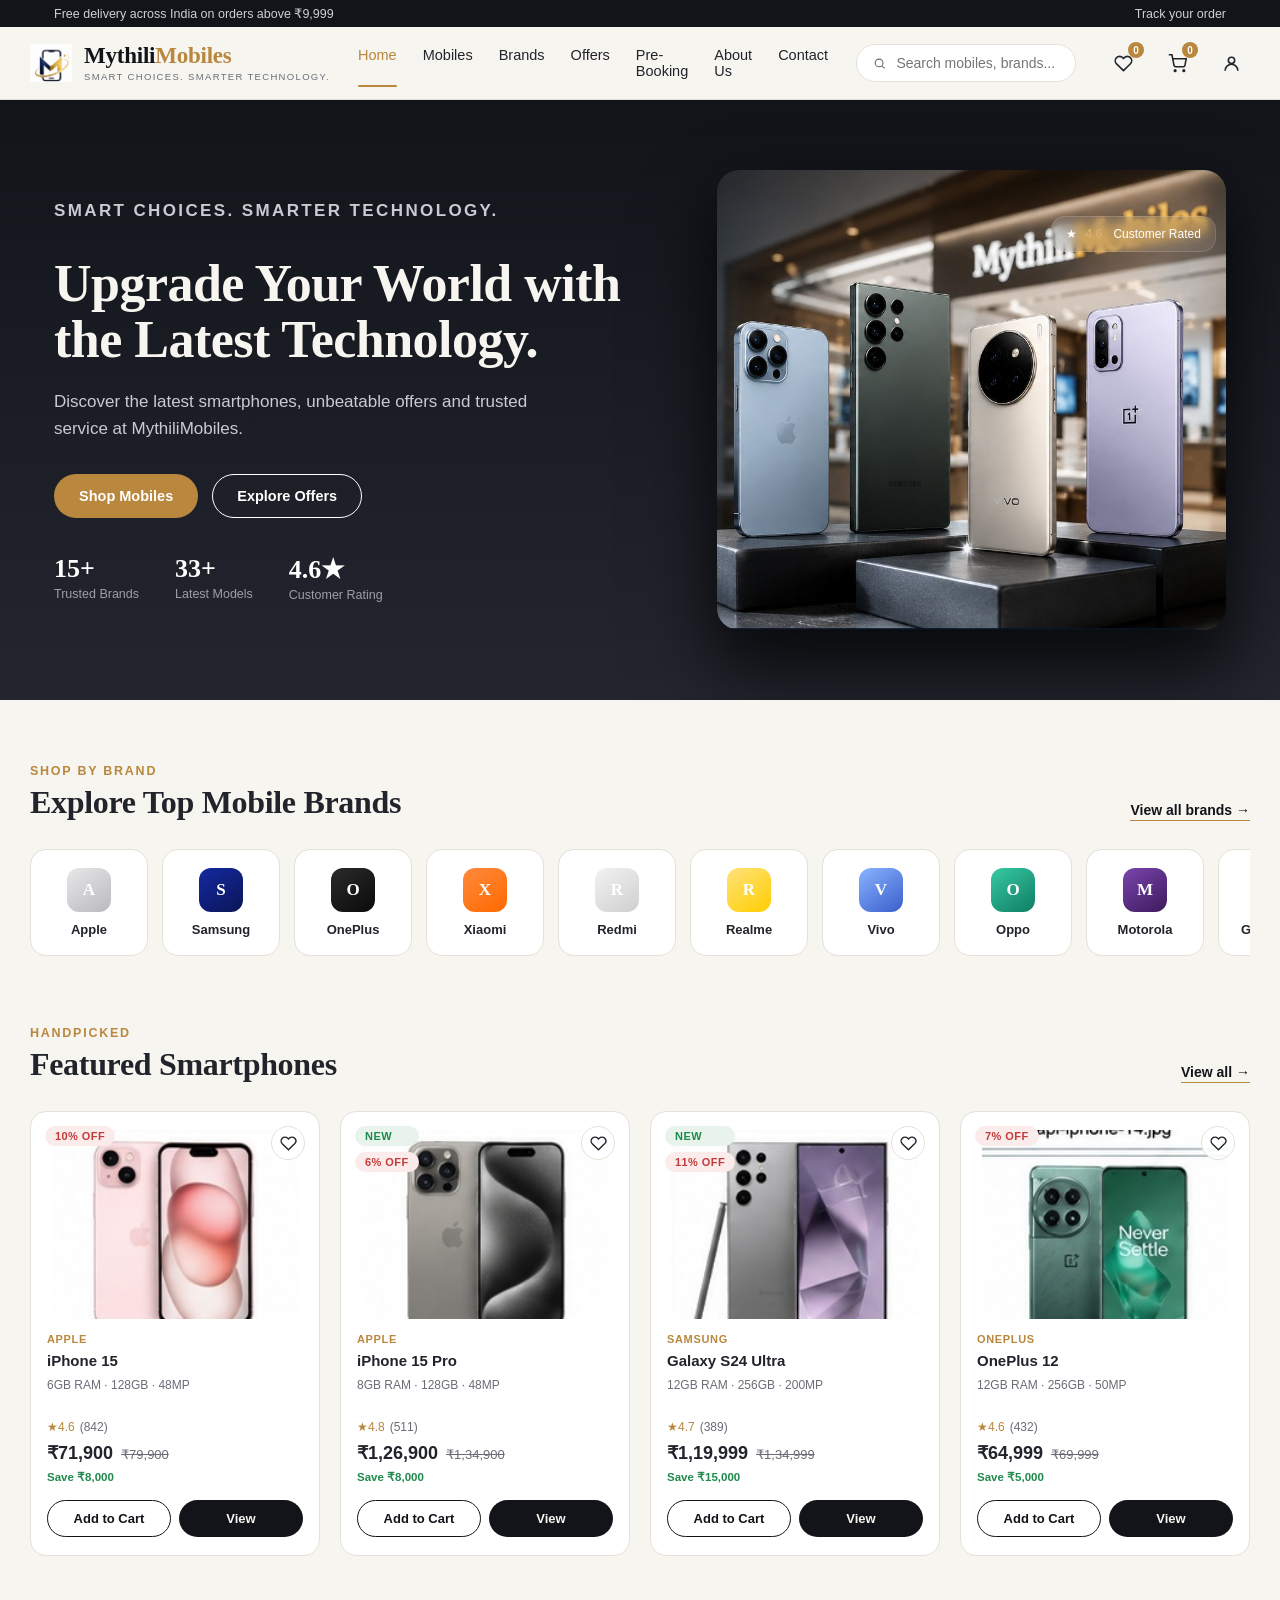
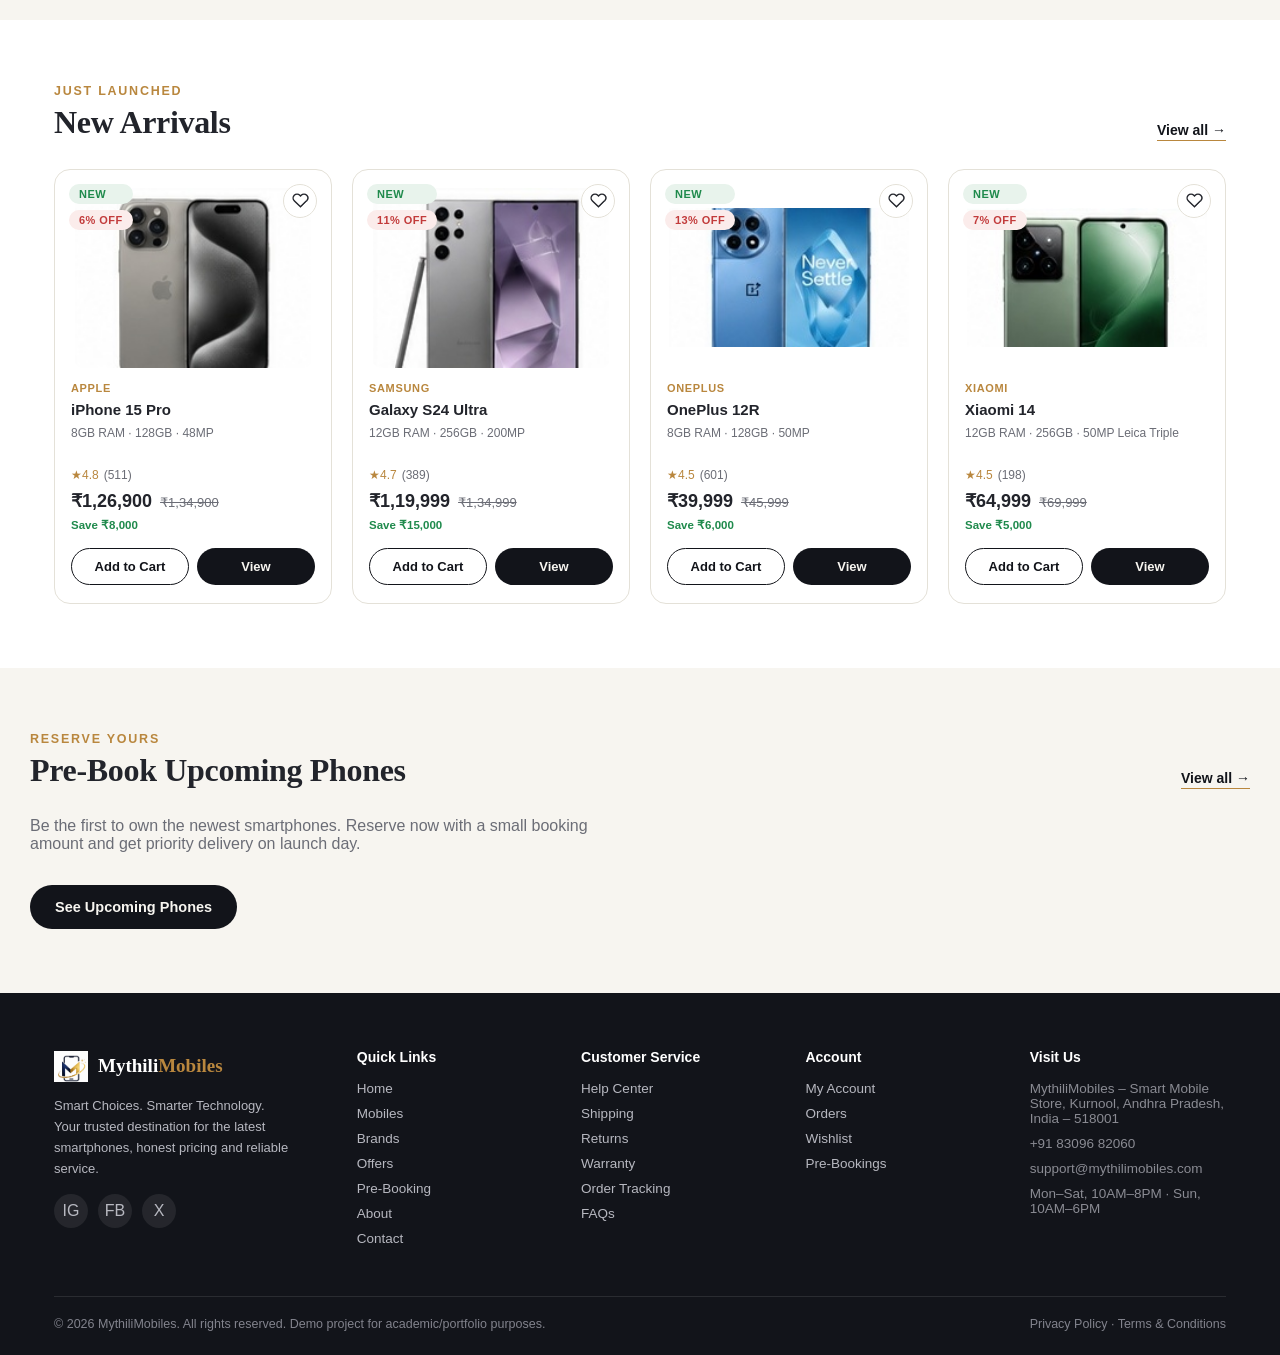
<file: index.html>
<!DOCTYPE html>
<html lang="en">
<head>
<meta charset="UTF-8">
<meta name="viewport" content="width=device-width, initial-scale=1.0">
<title>MythiliMobiles — Smartphones, Offers & Mobile Accessories</title>
<meta name="description" content="Shop the latest smartphones from Apple, Samsung, OnePlus and 12 more brands. Best prices, easy EMI, pre-booking and reliable delivery across India.">
<link rel="icon" href="data:,">
<link rel="stylesheet" href="css/style.css">
</head>
<body>
<header class="site-header" id="site-header"></header>

<section class="hero">
  <div class="container">
    <div>
      <p class="hero-eyebrow">Smart Choices. Smarter Technology.</p>
      <h1>Upgrade Your World with the Latest Technology.</h1>
      <p>Discover the latest smartphones, unbeatable offers and trusted service at MythiliMobiles.</p>
      <div class="hero-ctas">
        <a class="btn btn-gold" href="mobiles.html">Shop Mobiles</a>
        <a class="btn btn-outline" href="offers.html" style="border-color:#fff;color:#fff;">Explore Offers</a>
      </div>
      <div class="hero-stats">
        <div class="hero-stat"><b>15+</b><span>Trusted Brands</span></div>
        <div class="hero-stat"><b>33+</b><span>Latest Models</span></div>
        <div class="hero-stat"><b>4.6★</b><span>Customer Rating</span></div>
      </div>
    </div>
    <div class="hero-visual">
      <div class="hero-phone-wrap" id="hero-phone" style="width:100%;height:100%;"></div>
      <div class="hero-badge-float">★ <b>4.6</b>&nbsp;Customer Rated</div>
    </div>
  </div>
</section>

<section class="section container">
  <div class="section-head">
    <div><p class="section-eyebrow">Shop by Brand</p><h2 class="section-title">Explore Top Mobile Brands</h2></div>
    <a class="section-link" href="brands.html">View all brands →</a>
  </div>
  <div class="brand-strip" id="brand-strip"></div>
</section>

<section class="section container" style="padding-top:0;">
  <div class="section-head">
    <div><p class="section-eyebrow">Handpicked</p><h2 class="section-title">Featured Smartphones</h2></div>
    <a class="section-link" href="mobiles.html?featured=1">View all →</a>
  </div>
  <div class="product-grid" id="featured-grid"></div>
</section>

<section class="section" style="background:var(--paper);">
  <div class="container">
    <div class="section-head">
      <div><p class="section-eyebrow">Just Launched</p><h2 class="section-title">New Arrivals</h2></div>
      <a class="section-link" href="mobiles.html?new=1">View all →</a>
    </div>
    <div class="product-grid" id="new-arrivals-grid"></div>
  </div>
</section>

<section class="section container">
  <div class="section-head">
    <div><p class="section-eyebrow">Reserve Yours</p><h2 class="section-title">Pre-Book Upcoming Phones</h2></div>
    <a class="section-link" href="prebooking.html">View all →</a>
  </div>
  <p style="color:var(--text-dim);max-width:560px;">Be the first to own the newest smartphones. Reserve now with a small booking amount and get priority delivery on launch day.</p>
  <a class="btn btn-primary" href="prebooking.html" style="margin-top:16px;">See Upcoming Phones</a>
</section>

<footer id="site-footer"></footer>

<script src="js/data.js"></script>
<script src="js/main.js"></script>
<script src="js/pages.js"></script>
</body>
</html>
</file>
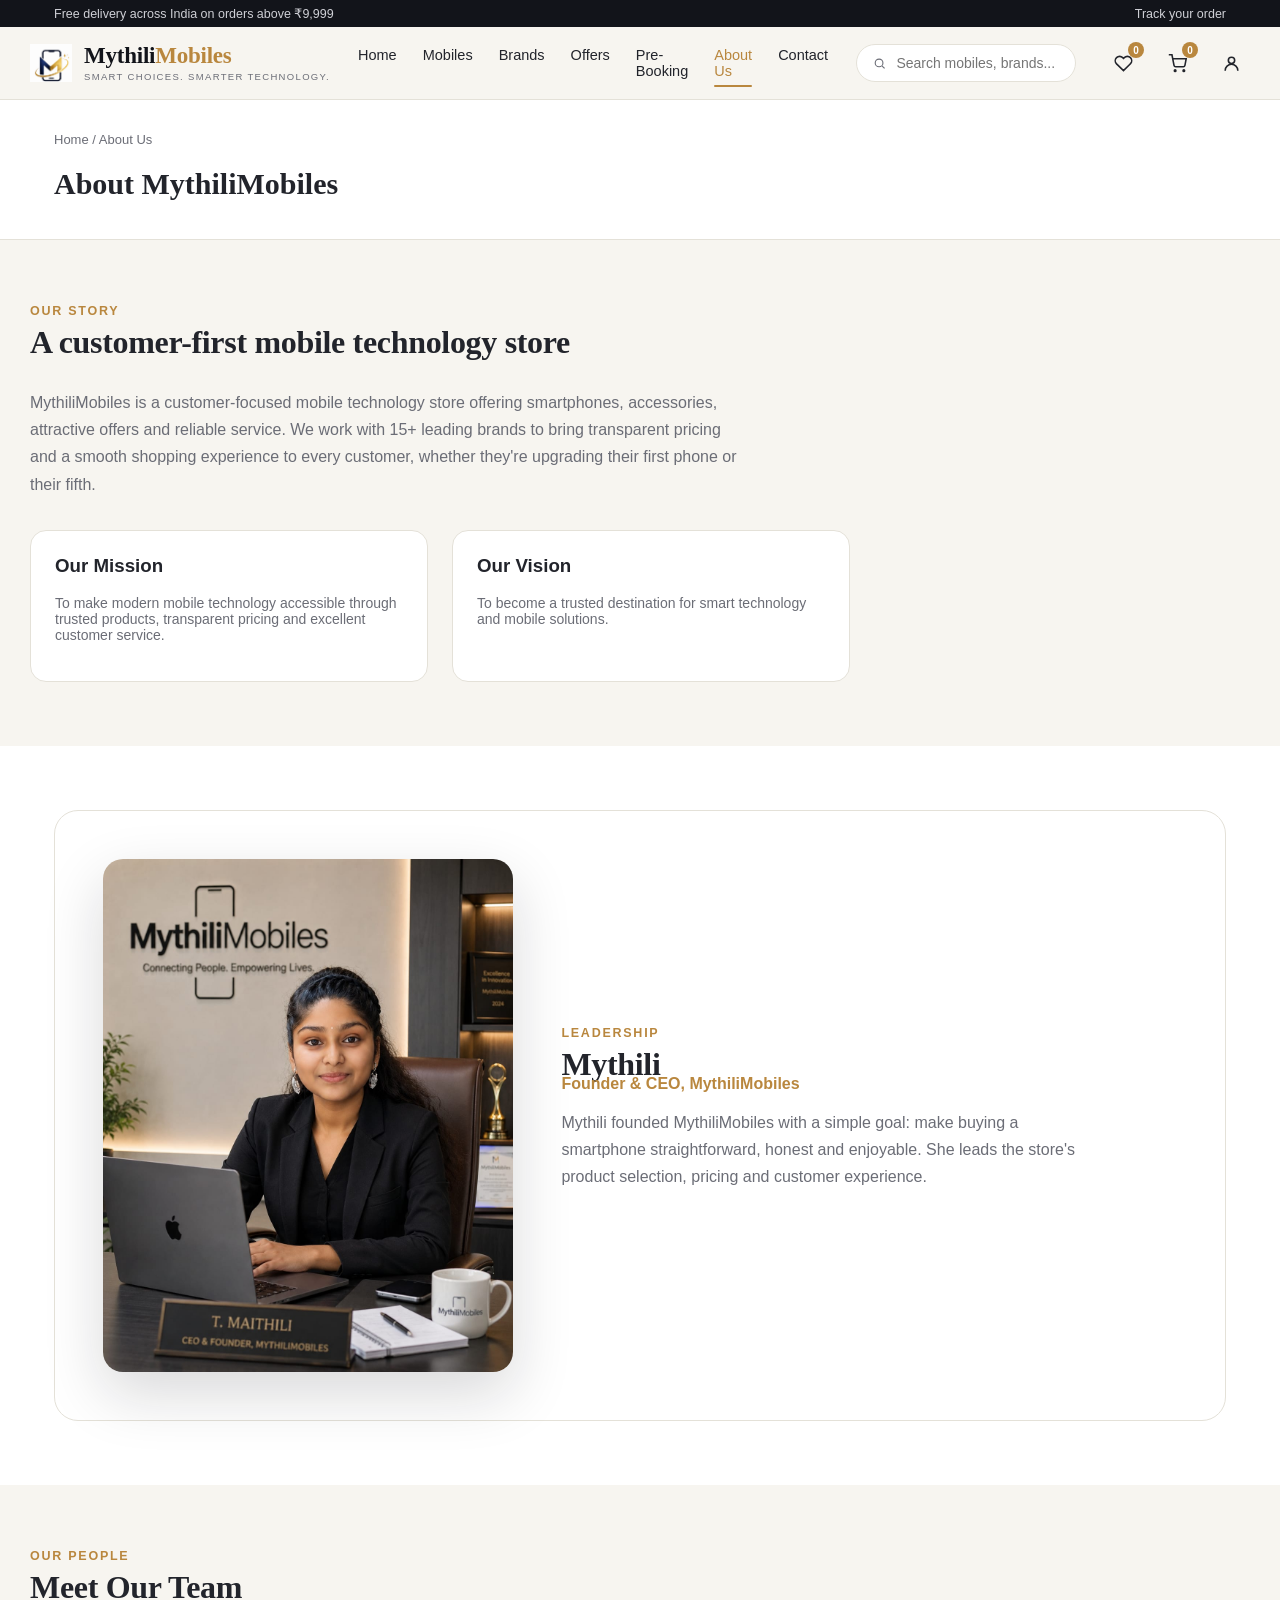
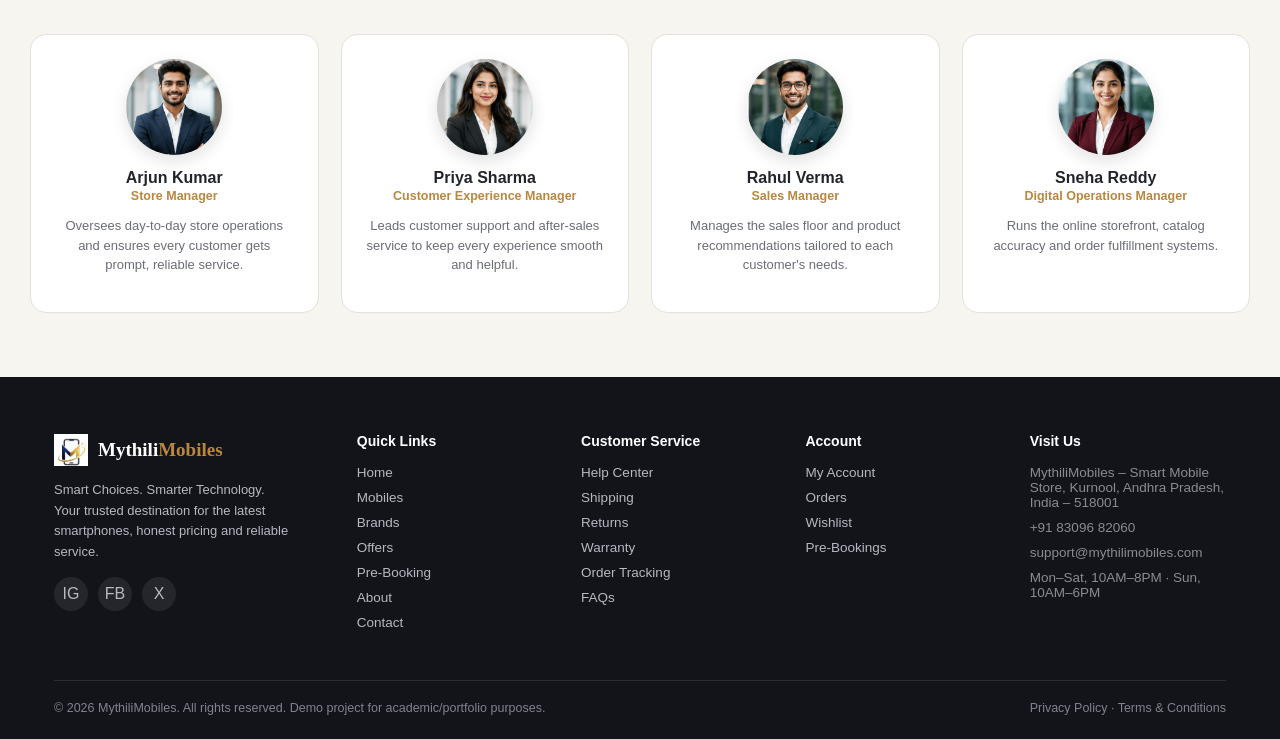
<file: about.html>
<!DOCTYPE html>
<html lang="en">
<head>
<meta charset="UTF-8">
<meta name="viewport" content="width=device-width, initial-scale=1.0">
<title>About Us — MythiliMobiles</title>
<link rel="icon" href="data:,">
<link rel="stylesheet" href="css/style.css">
</head>
<body>
<header class="site-header" id="site-header"></header>

<div class="page-header">
  <div class="container">
    <div class="breadcrumb"><a href="index.html">Home</a> / About Us</div>
    <h1>About MythiliMobiles</h1>
  </div>
</div>

<section class="section container">
  <div class="section-head"><div><p class="section-eyebrow">Our Story</p><h2 class="section-title" style="max-width:700px;">A customer-first mobile technology store</h2></div></div>
  <p style="max-width:720px;color:var(--text-dim);line-height:1.7;">MythiliMobiles is a customer-focused mobile technology store offering smartphones, accessories, attractive offers and reliable service. We work with 15+ leading brands to bring transparent pricing and a smooth shopping experience to every customer, whether they're upgrading their first phone or their fifth.</p>

  <div style="display:grid;grid-template-columns:1fr 1fr;gap:24px;margin-top:32px;max-width:820px;">
    <div style="background:var(--paper);border:1px solid var(--line);border-radius:var(--radius);padding:24px;">
      <h3 style="margin-top:0;">Our Mission</h3>
      <p style="color:var(--text-dim);font-size:14px;">To make modern mobile technology accessible through trusted products, transparent pricing and excellent customer service.</p>
    </div>
    <div style="background:var(--paper);border:1px solid var(--line);border-radius:var(--radius);padding:24px;">
      <h3 style="margin-top:0;">Our Vision</h3>
      <p style="color:var(--text-dim);font-size:14px;">To become a trusted destination for smart technology and mobile solutions.</p>
    </div>
  </div>
</section>

<section class="section" style="background:var(--paper);">
  <div class="container">
    <div class="founder-section">
      <div class="founder-photo"><img src="assets/founder.jpg" alt="T. Maithili, Founder & CEO of MythiliMobiles"></div>
      <div>
        <p class="section-eyebrow">Leadership</p>
        <h2 class="section-title">Mythili</h2>
        <p style="color:var(--gold);font-weight:600;margin-top:-8px;">Founder & CEO, MythiliMobiles</p>
        <p style="color:var(--text-dim);line-height:1.7;max-width:520px;">Mythili founded MythiliMobiles with a simple goal: make buying a smartphone straightforward, honest and enjoyable. She leads the store's product selection, pricing and customer experience.</p>
      </div>
    </div>
  </div>
</section>

<section class="section container">
  <div class="section-head"><div><p class="section-eyebrow">Our People</p><h2 class="section-title">Meet Our Team</h2></div></div>
  <div class="team-grid">
    <div class="team-card">
      <div class="team-avatar">
        <img class="team-photo" src="assets/team/arjun.png" alt="Arjun Kumar, Store Manager">
      </div>
      <h4>Arjun Kumar</h4><div class="role">Store Manager</div>
      <p>Oversees day-to-day store operations and ensures every customer gets prompt, reliable service.</p>
    </div>
    <div class="team-card">
      <div class="team-avatar">
        <img class="team-photo" src="assets/team/priya.png" alt="Priya Sharma, Customer Experience Manager">
      </div>
      <h4>Priya Sharma</h4><div class="role">Customer Experience Manager</div>
      <p>Leads customer support and after-sales service to keep every experience smooth and helpful.</p>
    </div>
    <div class="team-card">
      <div class="team-avatar">
        <img class="team-photo" src="assets/team/rahul.png" alt="Rahul Verma, Sales Manager">
      </div>
      <h4>Rahul Verma</h4><div class="role">Sales Manager</div>
      <p>Manages the sales floor and product recommendations tailored to each customer's needs.</p>
    </div>
    <div class="team-card">
      <div class="team-avatar">
        <img class="team-photo" src="assets/team/sneha.png" alt="Sneha Reddy, Digital Operations Manager">
      </div>
      <h4>Sneha Reddy</h4><div class="role">Digital Operations Manager</div>
      <p>Runs the online storefront, catalog accuracy and order fulfillment systems.</p>
    </div>
  </div>
</section>

<footer id="site-footer"></footer>
<script src="js/data.js"></script>
<script src="js/main.js"></script>
</body>
</html>
</file>
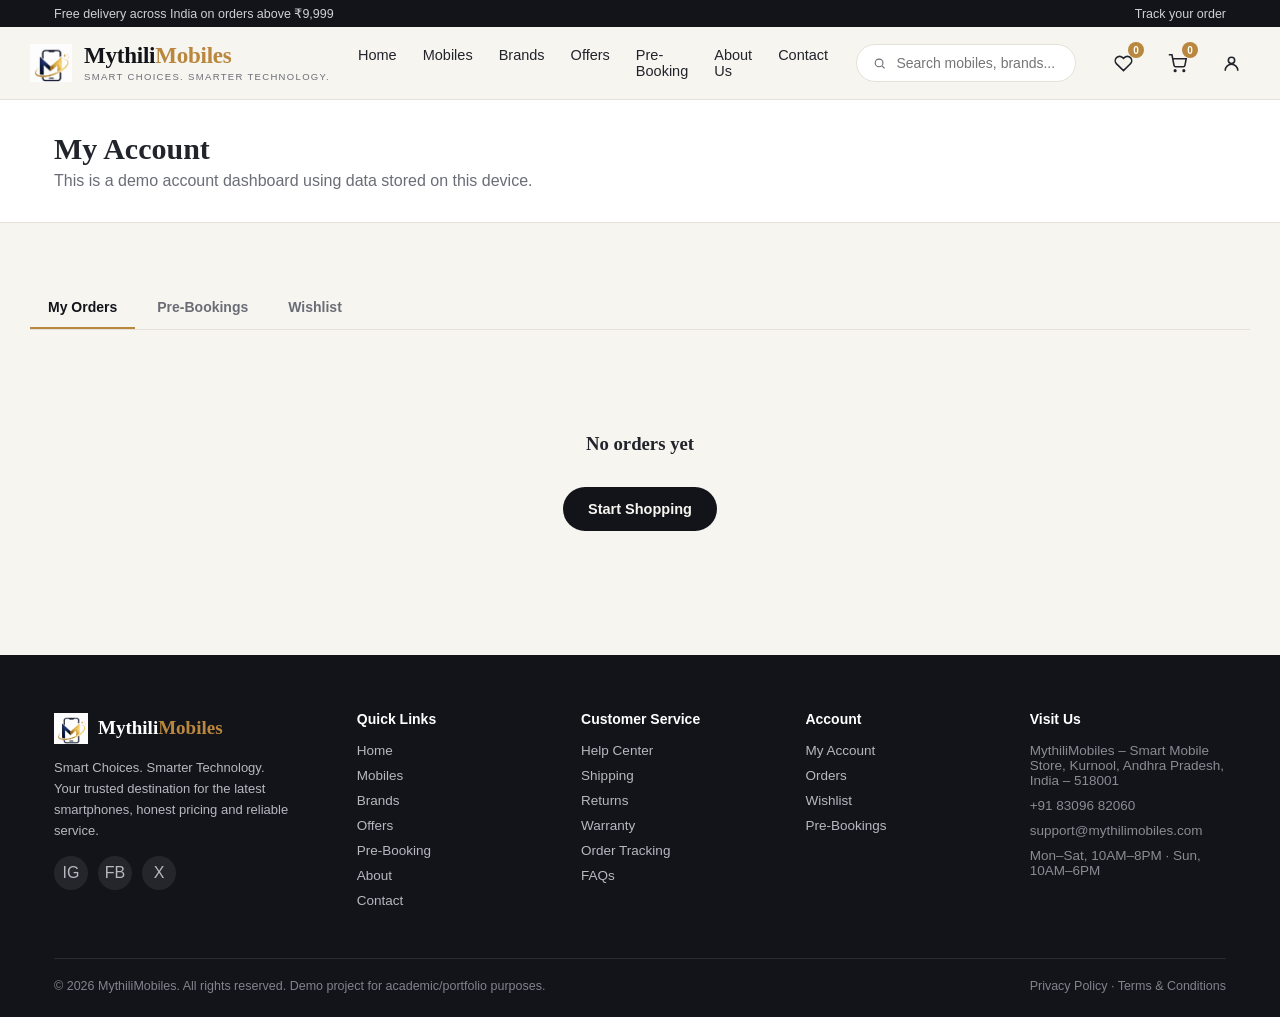
<file: account.html>
<!DOCTYPE html>
<html lang="en">
<head>
<meta charset="UTF-8">
<meta name="viewport" content="width=device-width, initial-scale=1.0">
<title>My Account — MythiliMobiles</title>
<link rel="icon" href="data:,">
<link rel="stylesheet" href="css/style.css">
</head>
<body>
<header class="site-header" id="site-header"></header>
<div class="page-header"><div class="container"><h1>My Account</h1><p>This is a demo account dashboard using data stored on this device.</p></div></div>

<section class="section container">
  <div class="tabs">
    <button class="tab-btn active" data-tab="orders">My Orders</button>
    <button class="tab-btn" data-tab="prebookings">Pre-Bookings</button>
    <button class="tab-btn" data-tab="wishlist">Wishlist</button>
  </div>
  <div class="tab-panel active" data-panel="orders" id="orders-panel"></div>
  <div class="tab-panel" data-panel="prebookings" id="prebookings-panel"></div>
  <div class="tab-panel" data-panel="wishlist" id="wishlist-panel"></div>
</section>

<footer id="site-footer"></footer>
<script src="js/data.js"></script>
<script src="js/main.js"></script>
<script>
document.addEventListener("DOMContentLoaded", ()=>{
  document.querySelectorAll(".tab-btn").forEach(btn=>{
    btn.addEventListener("click", ()=>{
      document.querySelectorAll(".tab-btn").forEach(b=>b.classList.toggle("active", b===btn));
      document.querySelectorAll(".tab-panel").forEach(p=>p.classList.toggle("active", p.dataset.panel===btn.dataset.tab));
    });
  });
  const orders = Store.get("mm_orders", []);
  document.getElementById("orders-panel").innerHTML = orders.length
    ? orders.map(o=>`<div class="cart-row"><div></div><div><b>${o.id}</b><br><span style="font-size:12.5px;color:var(--text-dim);">${new Date(o.date).toLocaleDateString("en-IN")} · ${o.status}</span></div><div>${formatINR(o.total)}</div></div>`).join("")
    : `<div class="empty-state"><h3>No orders yet</h3><a class="btn btn-primary" href="mobiles.html" style="margin-top:14px;">Start Shopping</a></div>`;

  const bookings = Store.get("mm_prebookings", []);
  document.getElementById("prebookings-panel").innerHTML = bookings.length
    ? bookings.map(b=>`<div class="cart-row"><div></div><div><b>${b.id}</b><br><span style="font-size:12.5px;color:var(--text-dim);">${b.product}</span></div><div>${new Date(b.date).toLocaleDateString("en-IN")}</div></div>`).join("")
    : `<div class="empty-state"><h3>No pre-bookings yet</h3><a class="btn btn-primary" href="prebooking.html" style="margin-top:14px;">View Upcoming Phones</a></div>`;

  const wl = Wishlist.items().map(getProduct).filter(Boolean);
  document.getElementById("wishlist-panel").innerHTML = wl.length
    ? `<div class="product-grid">${wl.map(productCardHTML).join("")}</div>`
    : `<div class="empty-state"><h3>Your wishlist is empty</h3><a class="btn btn-primary" href="mobiles.html" style="margin-top:14px;">Browse Mobiles</a></div>`;
});
</script>
</body>
</html>
</file>
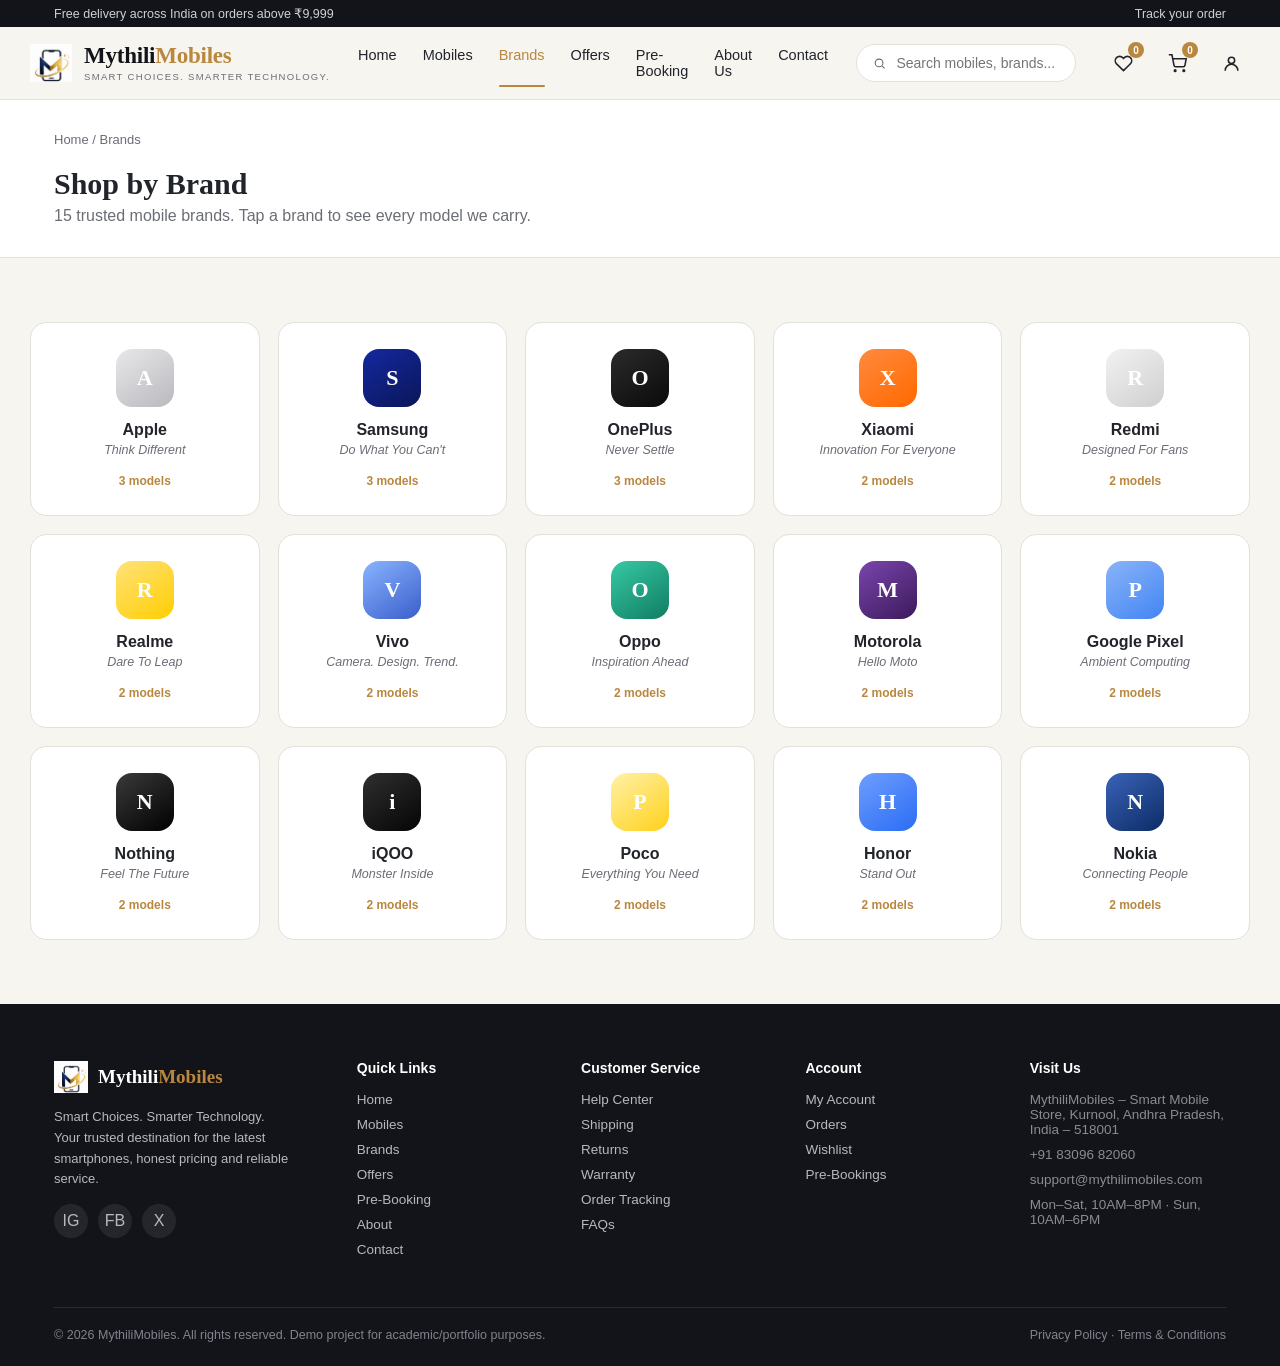
<file: brands.html>
<!DOCTYPE html>
<html lang="en">
<head>
<meta charset="UTF-8">
<meta name="viewport" content="width=device-width, initial-scale=1.0">
<title>Shop by Brand — MythiliMobiles</title>
<meta name="description" content="Browse smartphones from Apple, Samsung, OnePlus, Xiaomi, Redmi, Realme, Vivo, Oppo, Motorola, Google Pixel, Nothing, iQOO, Poco, Honor and Nokia.">
<link rel="icon" href="data:,">
<link rel="stylesheet" href="css/style.css">
</head>
<body>
<header class="site-header" id="site-header"></header>

<div class="page-header">
  <div class="container">
    <div class="breadcrumb"><a href="index.html">Home</a> / Brands</div>
    <h1>Shop by Brand</h1>
    <p>15 trusted mobile brands. Tap a brand to see every model we carry.</p>
  </div>
</div>

<div class="section container">
  <div class="brands-grid" id="brands-grid"></div>
</div>

<footer id="site-footer"></footer>

<script src="js/data.js"></script>
<script src="js/main.js"></script>
<script src="js/brands.js"></script>
</body>
</html>
</file>
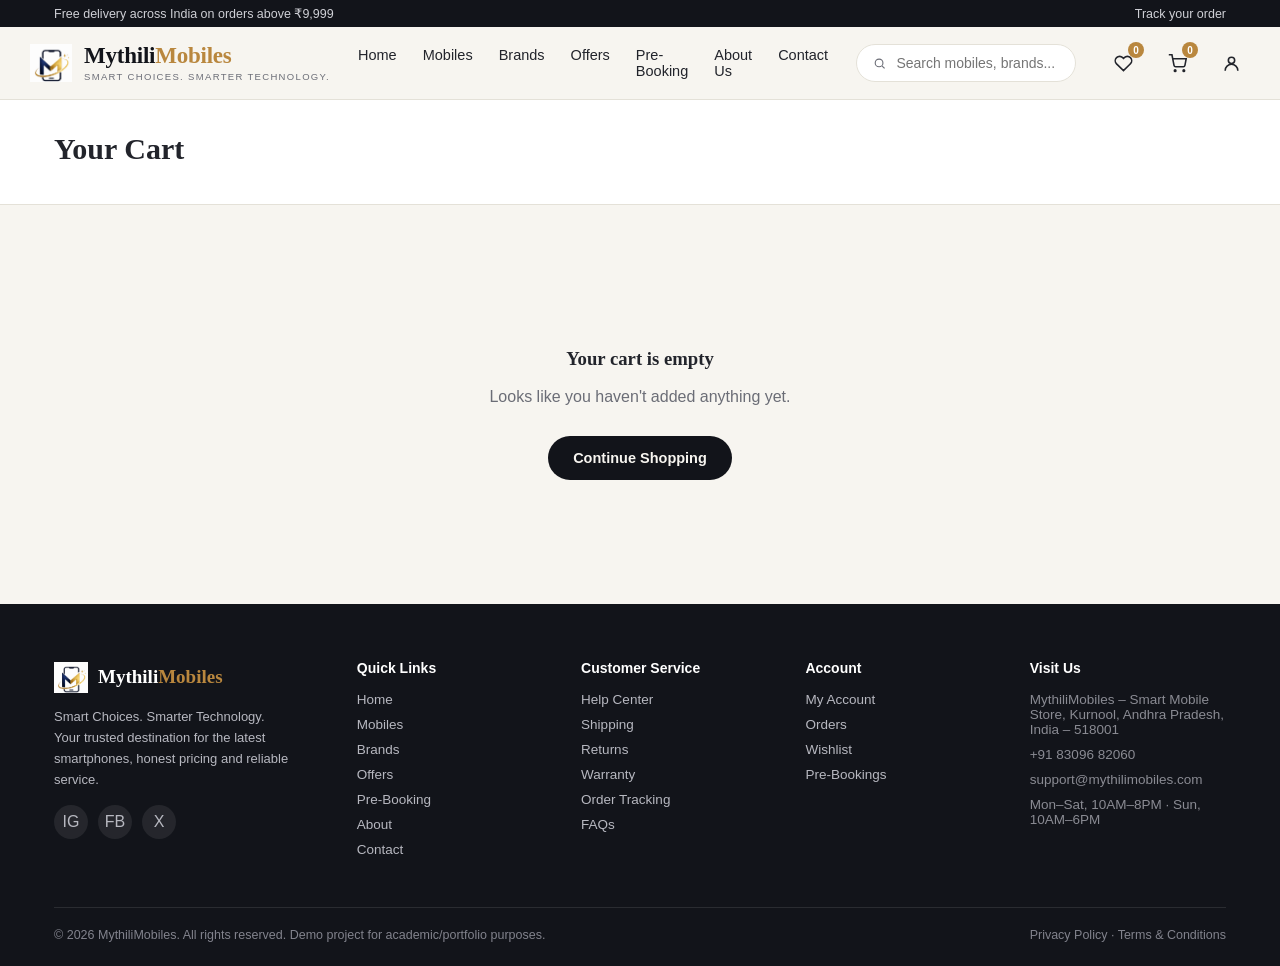
<file: cart.html>
<!DOCTYPE html>
<html lang="en">
<head>
<meta charset="UTF-8">
<meta name="viewport" content="width=device-width, initial-scale=1.0">
<title>Your Cart — MythiliMobiles</title>
<link rel="icon" href="data:,">
<link rel="stylesheet" href="css/style.css">
</head>
<body>
<header class="site-header" id="site-header"></header>
<div class="page-header"><div class="container"><h1>Your Cart</h1></div></div>
<div class="section container"><div id="cart-root"></div></div>
<footer id="site-footer"></footer>
<script src="js/data.js"></script>
<script src="js/main.js"></script>
<script src="js/pages.js"></script>
</body>
</html>
</file>
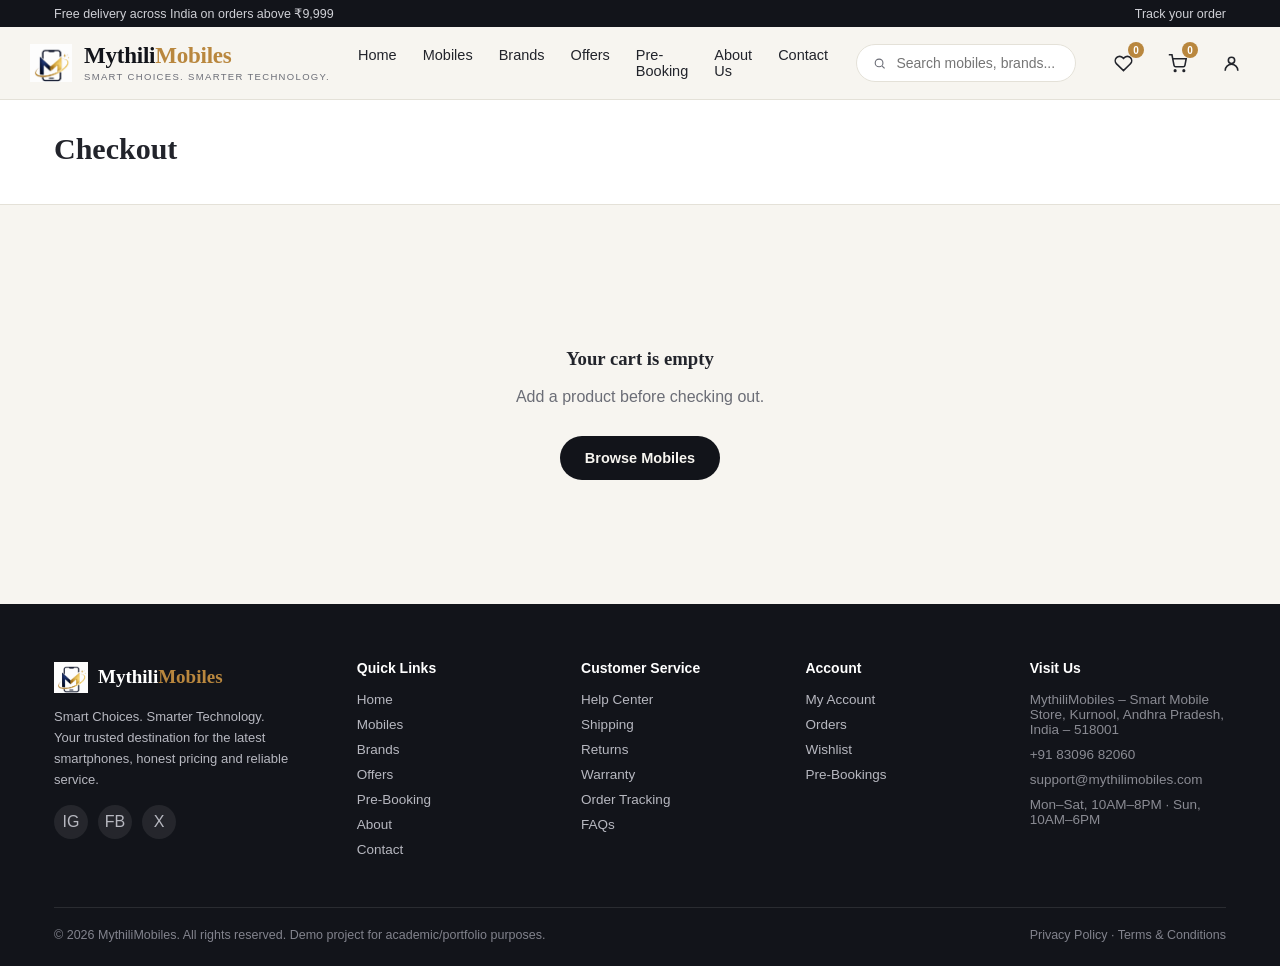
<file: checkout.html>
<!DOCTYPE html>
<html lang="en">
<head>
<meta charset="UTF-8">
<meta name="viewport" content="width=device-width, initial-scale=1.0">
<title>Checkout — MythiliMobiles</title>
<link rel="icon" href="data:,">
<link rel="stylesheet" href="css/style.css">
</head>
<body>
<header class="site-header" id="site-header"></header>
<div class="page-header"><div class="container"><h1>Checkout</h1></div></div>
<div class="section container"><div id="checkout-root"></div></div>
<footer id="site-footer"></footer>
<script src="js/data.js"></script>
<script src="js/main.js"></script>
<script src="js/pages.js"></script>
</body>
</html>
</file>
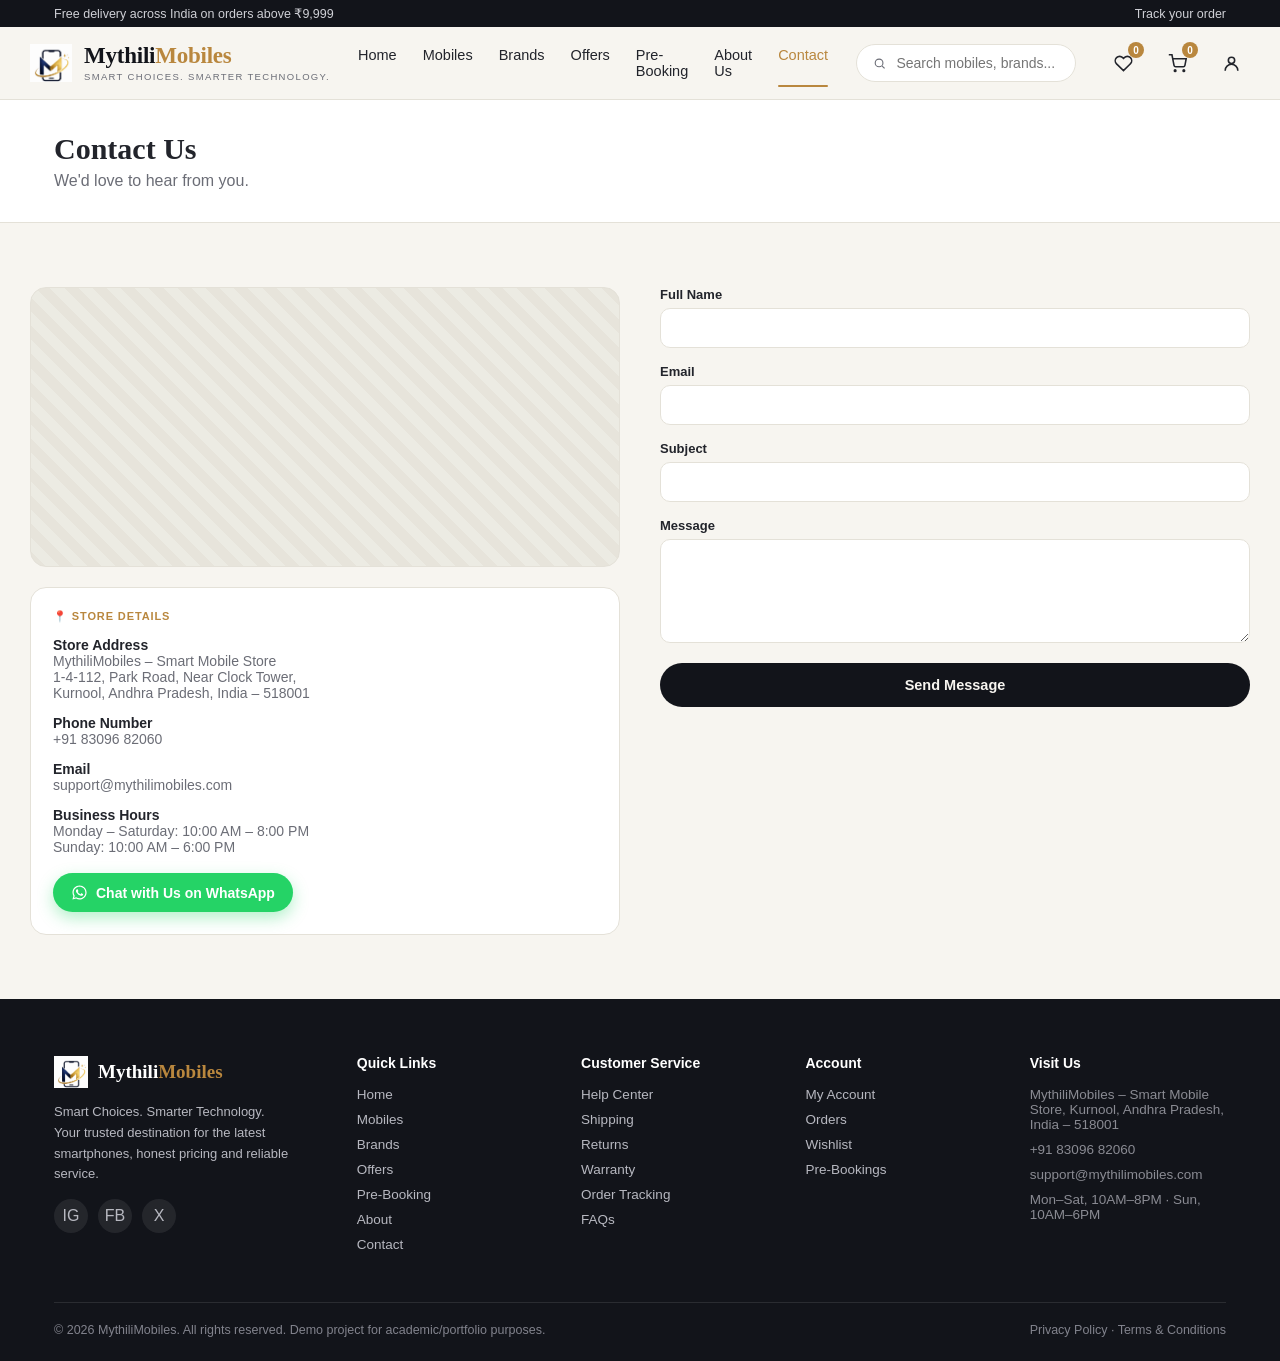
<file: contact.html>
<!DOCTYPE html>
<html lang="en">
<head>
<meta charset="UTF-8">
<meta name="viewport" content="width=device-width, initial-scale=1.0">
<title>Contact Us — MythiliMobiles</title>
<link rel="icon" href="data:,">
<link rel="stylesheet" href="css/style.css">
</head>
<body>
<header class="site-header" id="site-header"></header>
<div class="page-header"><div class="container"><h1>Contact Us</h1><p>We'd love to hear from you.</p></div></div>

<section class="section container">
  <div style="display:grid;grid-template-columns:1fr 1fr;gap:40px;">
    <div>
      <div class="mini-map">
        <iframe src="https://www.google.com/maps?q=Park+Road,+Kurnool,+Andhra+Pradesh+518001&z=16&output=embed" loading="lazy" referrerpolicy="no-referrer-when-downgrade" title="MythiliMobiles store location"></iframe>
      </div>
      <div style="margin-top:20px;background:var(--paper);border:1px solid var(--line);border-radius:var(--radius);padding:22px;">
        <p style="font-size:11px;text-transform:uppercase;letter-spacing:.08em;color:var(--gold);font-weight:700;margin:0 0 14px;">📍 Store Details</p>
        <div style="display:flex;flex-direction:column;gap:14px;font-size:14px;">
          <p style="margin:0;"><b>Store Address</b><br><span style="color:var(--text-dim);">MythiliMobiles – Smart Mobile Store<br>1-4-112, Park Road, Near Clock Tower,<br>Kurnool, Andhra Pradesh, India – 518001</span></p>
          <p style="margin:0;"><b>Phone Number</b><br><span style="color:var(--text-dim);"><a href="tel:+918309682060" style="color:var(--text-dim);">+91 83096 82060</a></span></p>
          <p style="margin:0;"><b>Email</b><br><span style="color:var(--text-dim);"><a href="mailto:support@mythilimobiles.com" style="color:var(--text-dim);">support@mythilimobiles.com</a></span></p>
          <p style="margin:0;"><b>Business Hours</b><br><span style="color:var(--text-dim);">Monday – Saturday: 10:00 AM – 8:00 PM<br>Sunday: 10:00 AM – 6:00 PM</span></p>
        </div>
        <a class="whatsapp-btn" href="https://wa.me/918309682060" target="_blank" rel="noopener" style="margin-top:18px;">
          <svg width="17" height="17" viewBox="0 0 24 24" fill="#fff"><path d="M12.04 2c-5.5 0-9.96 4.46-9.96 9.96 0 1.76.46 3.48 1.34 4.99L2 22l5.2-1.36a9.94 9.94 0 0 0 4.84 1.23h.01c5.5 0 9.96-4.46 9.96-9.96S17.54 2 12.04 2zm0 18.2h-.01a8.24 8.24 0 0 1-4.2-1.15l-.3-.18-3.13.82.84-3.05-.2-.32a8.23 8.23 0 0 1-1.26-4.36c0-4.55 3.7-8.25 8.26-8.25 2.2 0 4.28.86 5.84 2.42a8.2 8.2 0 0 1 2.41 5.84c0 4.55-3.7 8.25-8.25 8.25zm4.52-6.18c-.25-.12-1.47-.72-1.7-.81-.23-.08-.4-.12-.56.13-.17.25-.65.81-.79.97-.15.17-.29.19-.54.06-.25-.12-1.04-.38-1.99-1.22-.73-.66-1.23-1.46-1.37-1.71-.14-.25-.02-.38.11-.51.11-.11.25-.29.37-.44.12-.15.16-.25.25-.42.08-.17.04-.31-.02-.44-.06-.12-.56-1.35-.77-1.85-.2-.48-.41-.42-.56-.43-.14-.01-.31-.01-.48-.01a.92.92 0 0 0-.67.31c-.23.25-.87.85-.87 2.08s.89 2.41 1.02 2.58c.12.17 1.75 2.67 4.25 3.74.59.26 1.06.41 1.42.52.6.19 1.14.16 1.57.1.48-.07 1.47-.6 1.68-1.18.21-.58.21-1.08.15-1.18-.06-.1-.23-.16-.48-.28z"/></svg>
          Chat with Us on WhatsApp
        </a>
      </div>
    </div>
    <form id="contact-form">
      <div class="form-field"><label>Full Name</label><input required></div>
      <div class="form-field"><label>Email</label><input type="email" required></div>
      <div class="form-field"><label>Subject</label><input required></div>
      <div class="form-field"><label>Message</label><textarea rows="5" required></textarea></div>
      <button class="btn btn-primary btn-block" type="submit">Send Message</button>
    </form>
  </div>
</section>

<footer id="site-footer"></footer>
<script src="js/data.js"></script>
<script src="js/main.js"></script>
<script src="js/pages.js"></script>
</body>
</html>
</file>
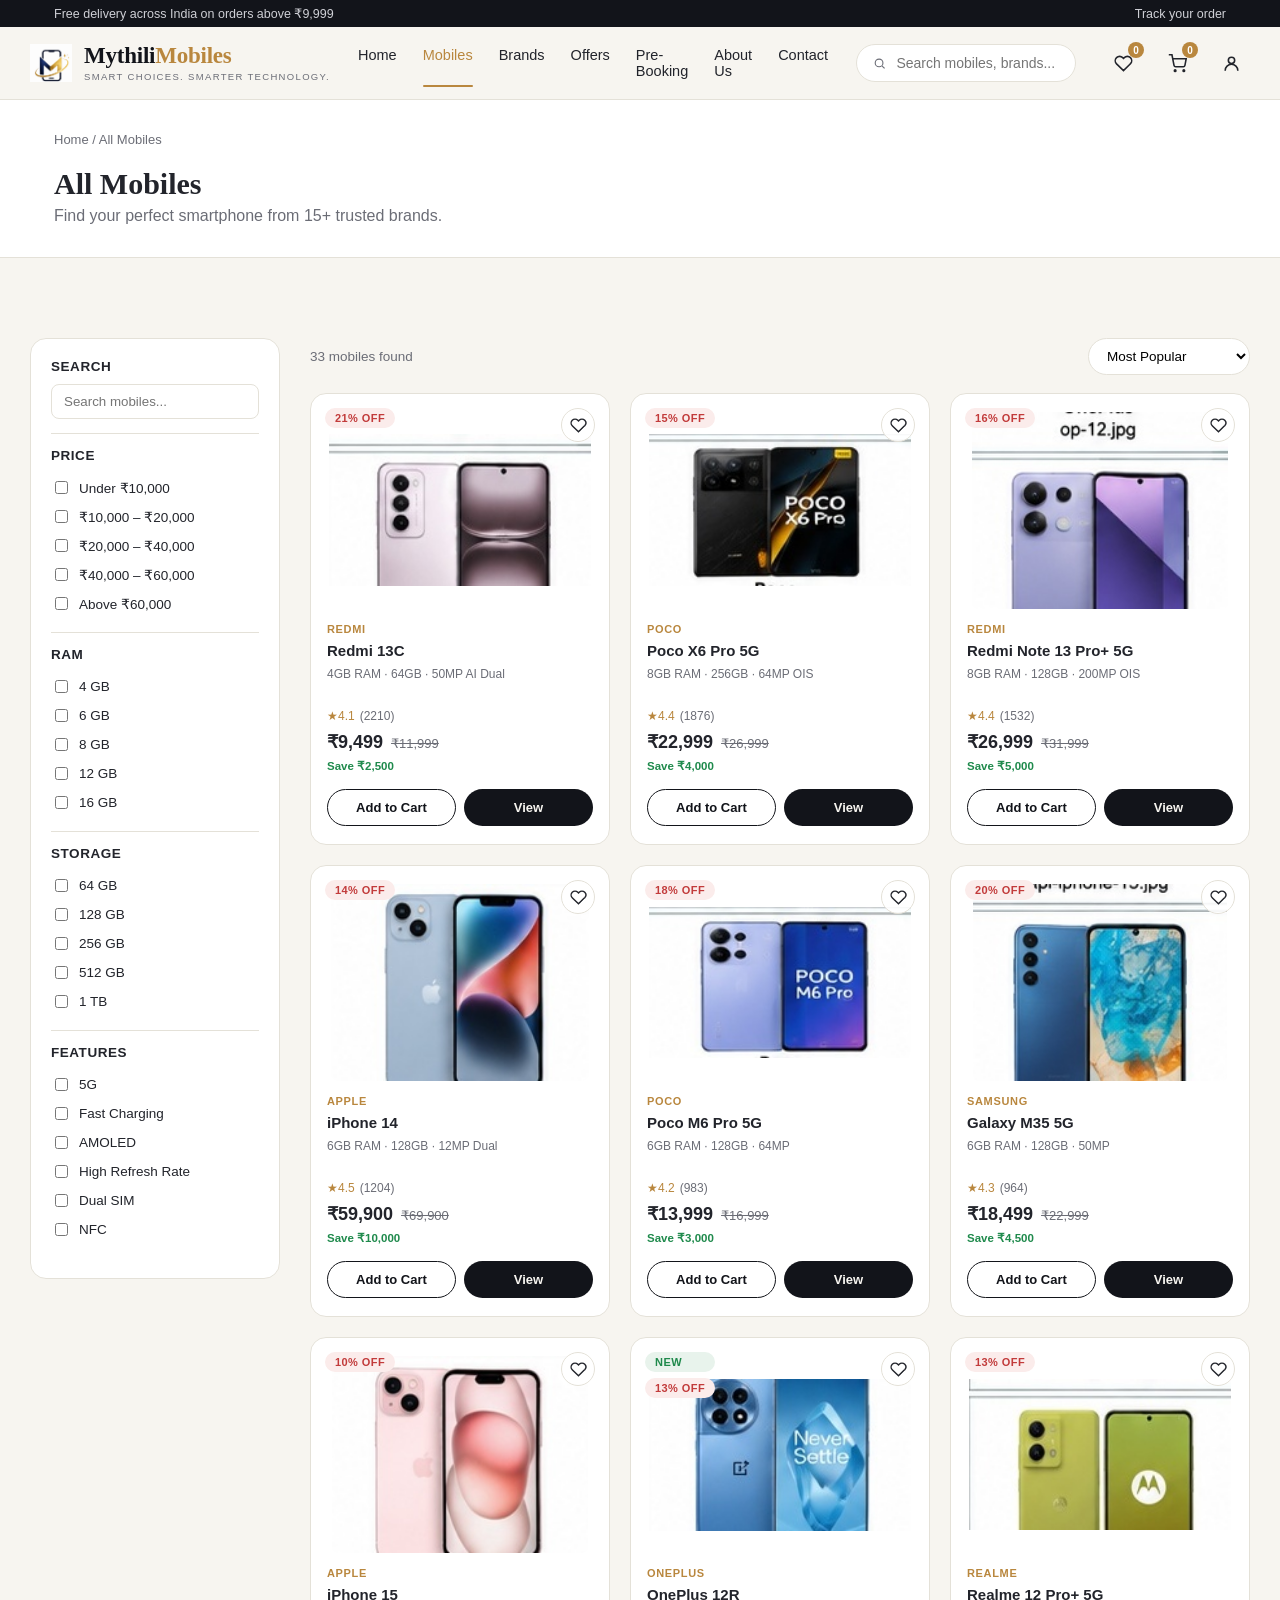
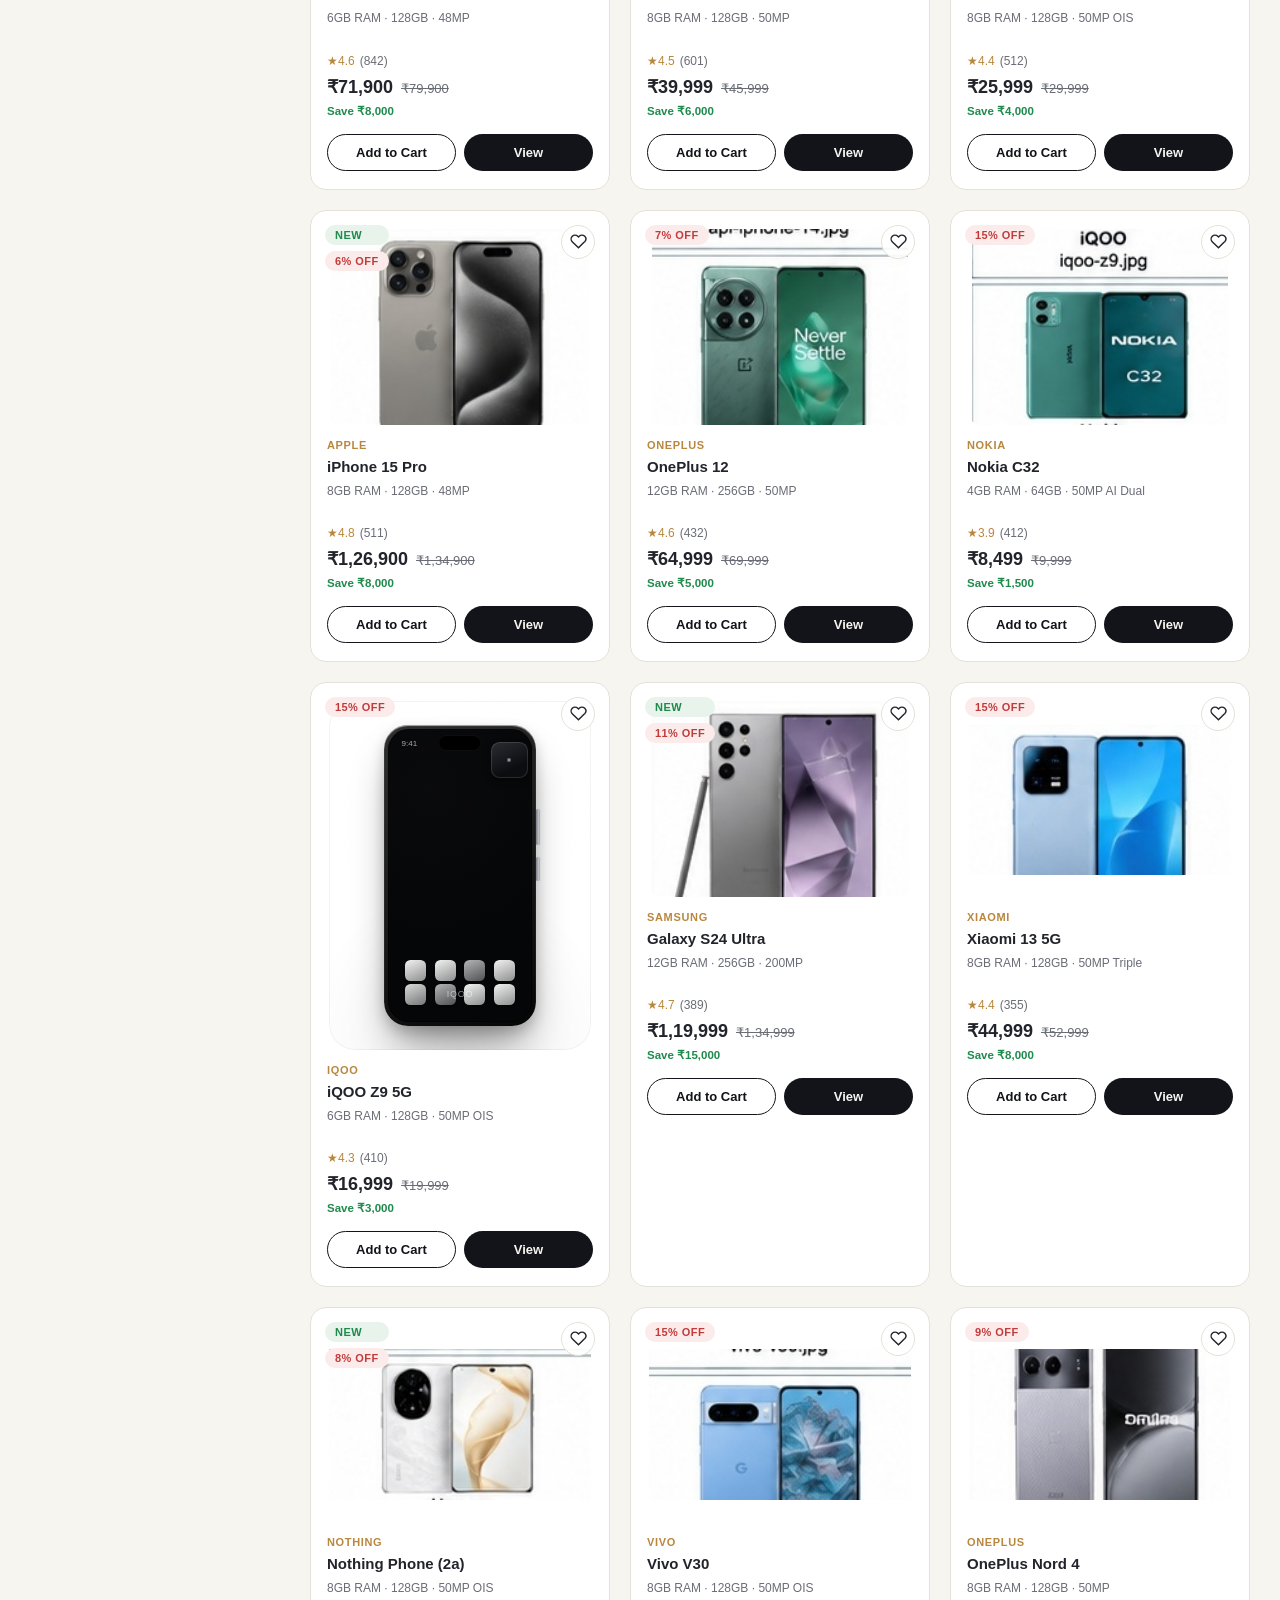
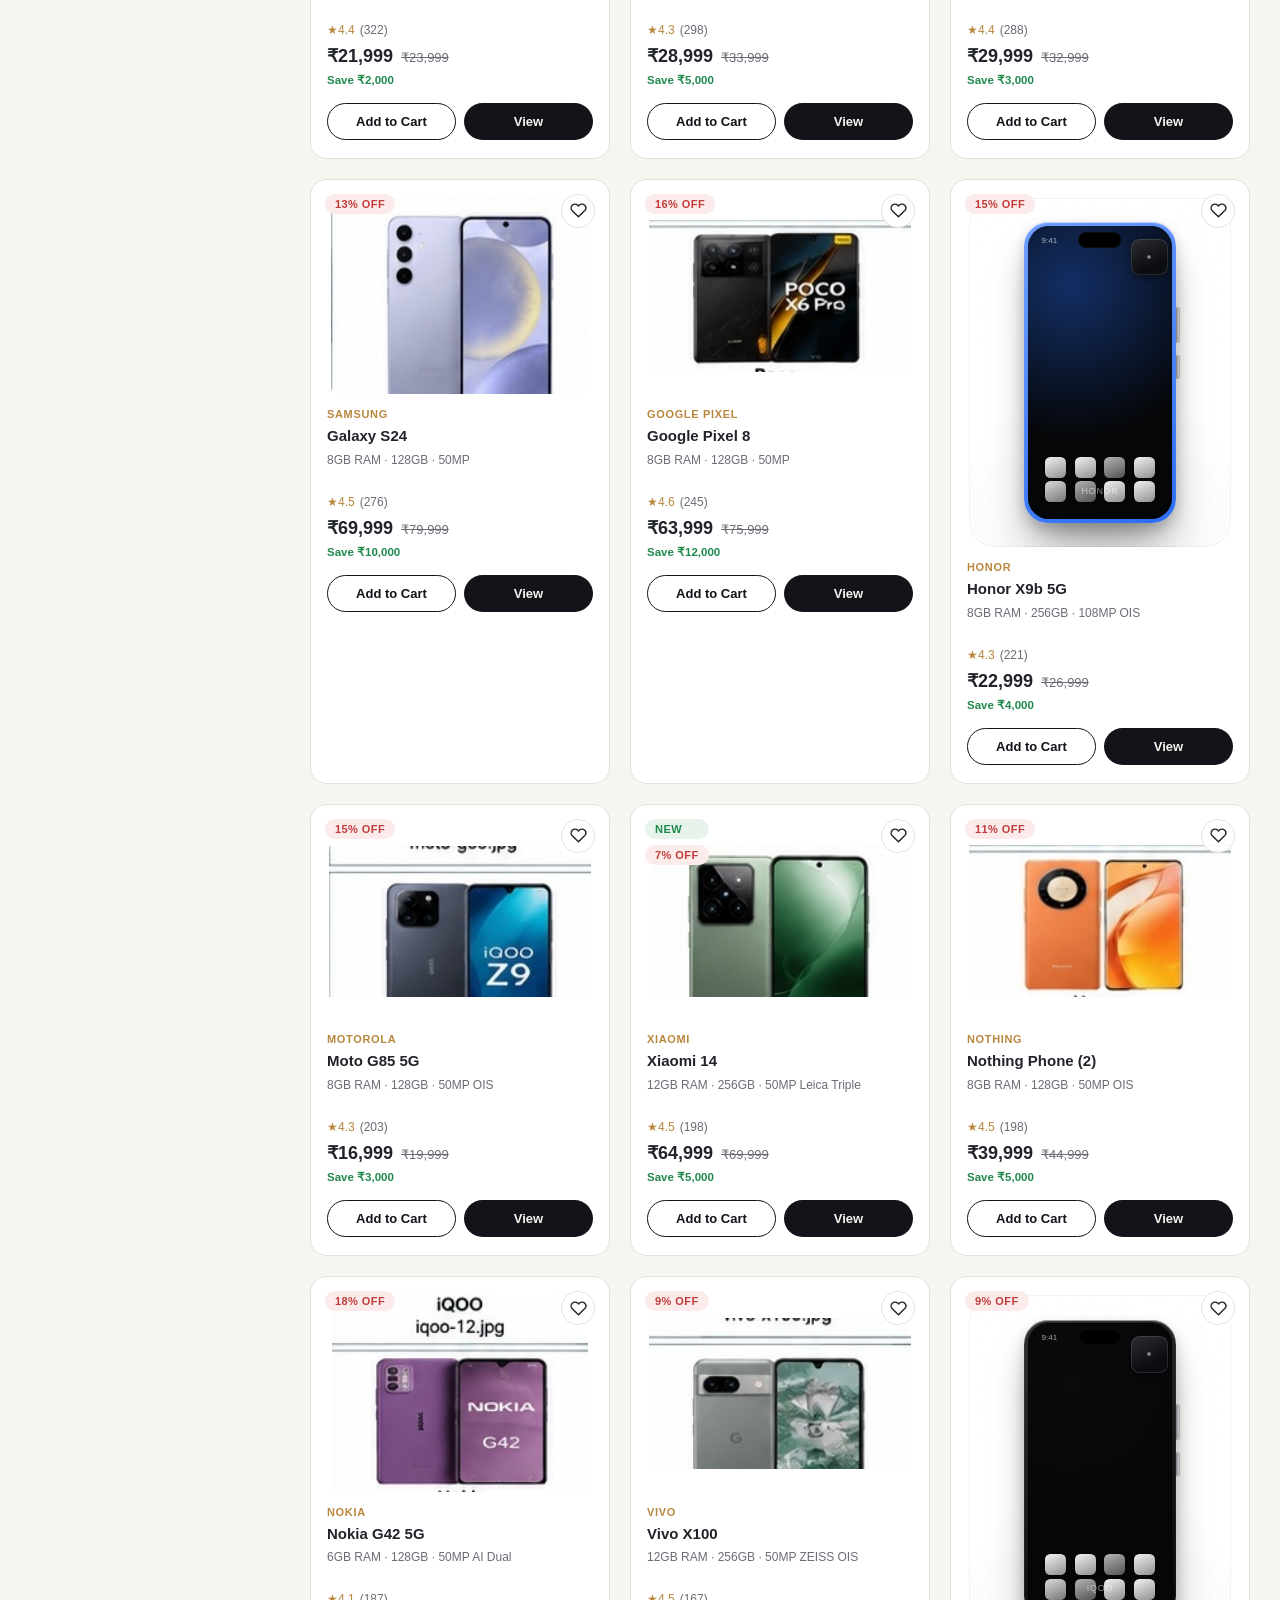
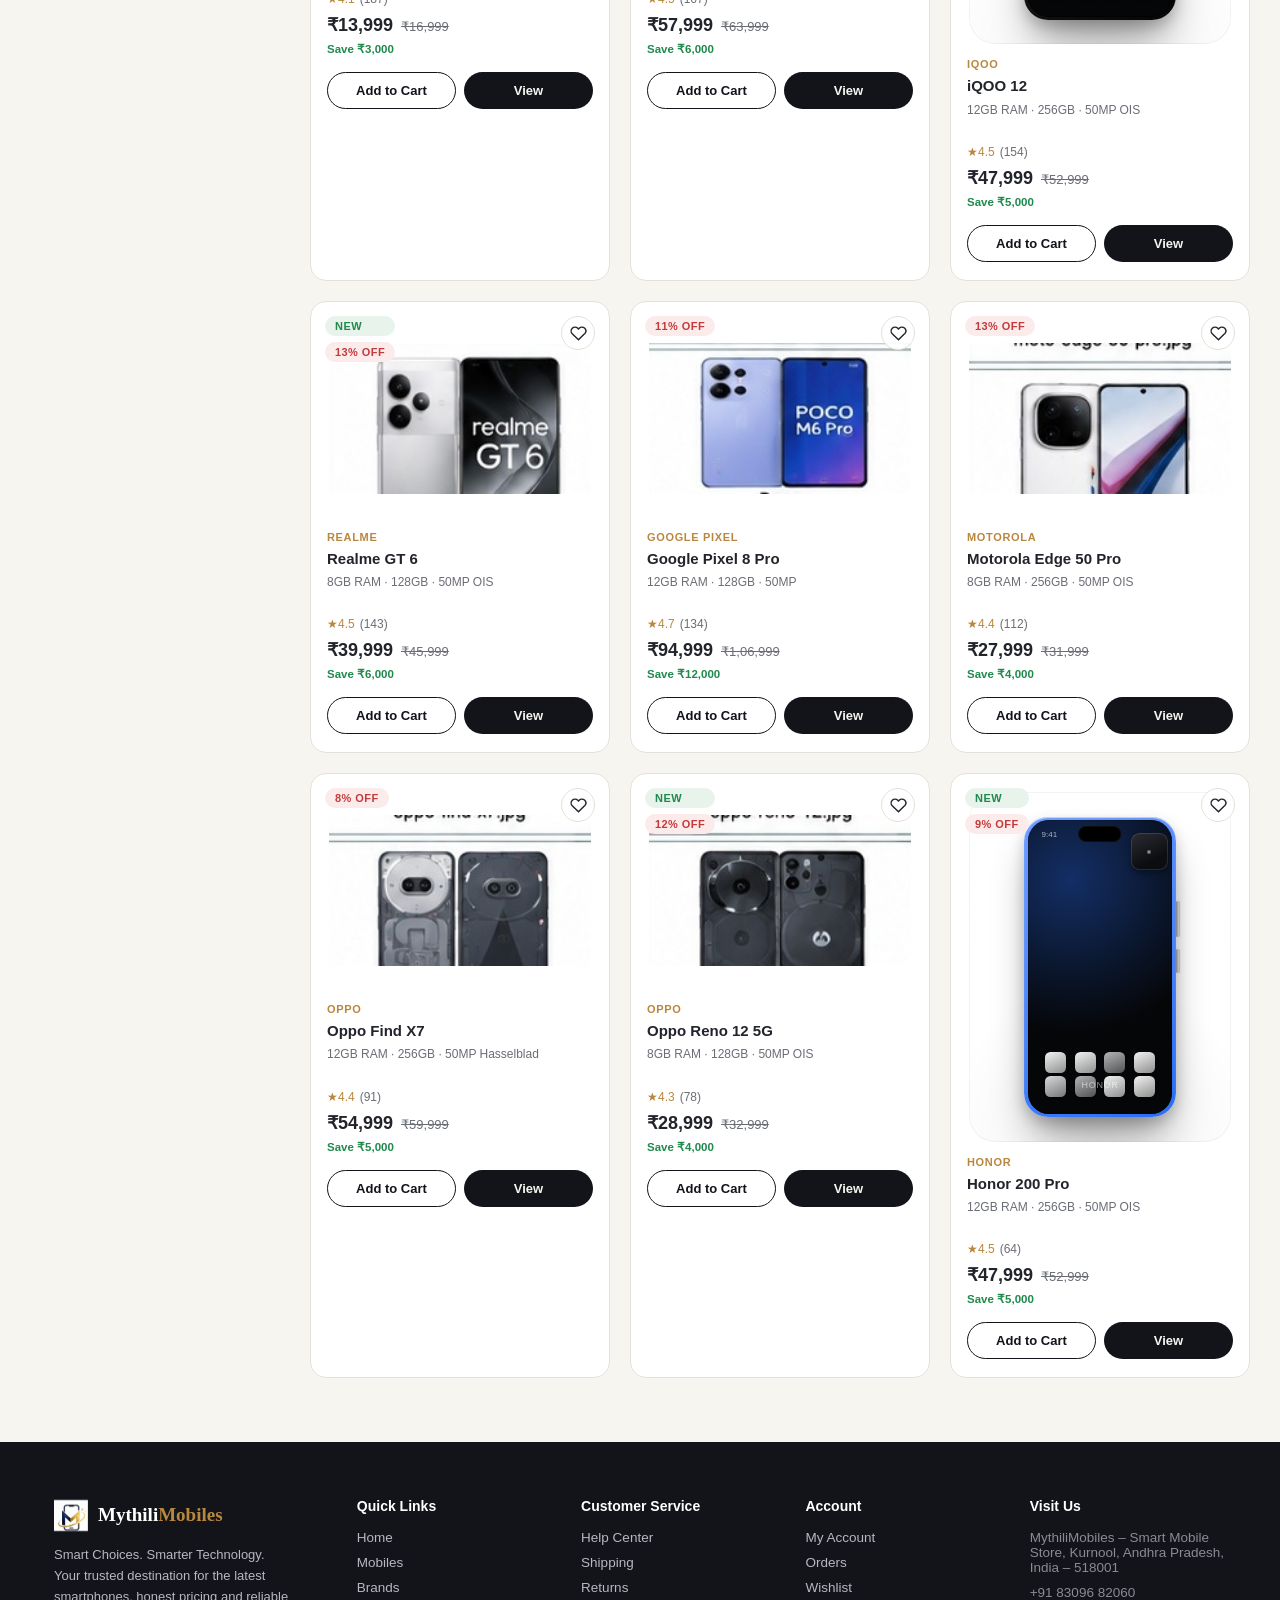
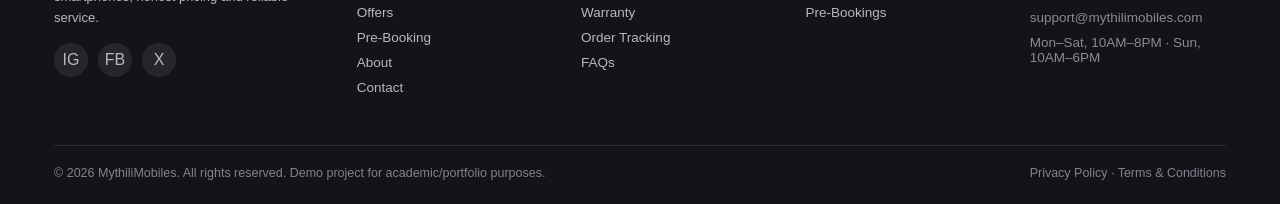
<file: mobiles.html>
<!DOCTYPE html>
<html lang="en">
<head>
<meta charset="UTF-8">
<meta name="viewport" content="width=device-width, initial-scale=1.0">
<title>Shop All Mobiles — MythiliMobiles</title>
<meta name="description" content="Browse and filter the full MythiliMobiles smartphone catalog by brand, price, RAM, storage and features.">
<link rel="icon" href="data:,">
<link rel="stylesheet" href="css/style.css">
</head>
<body>
<header class="site-header" id="site-header"></header>

<div class="page-header">
  <div class="container">
    <div class="breadcrumb"><a href="index.html">Home</a> / <span id="catalog-heading">All Mobiles</span></div>
    <h1 id="page-title">All Mobiles</h1>
    <p>Find your perfect smartphone from 15+ trusted brands.</p>
  </div>
</div>

<div class="section container">
  <div class="chip-row" id="chip-row"></div>
  <div class="catalog-layout">
    <aside class="filters-panel">
      <div class="filter-group">
        <h4>Search</h4>
        <input type="text" id="catalog-search" placeholder="Search mobiles..." style="width:100%;padding:9px 12px;border-radius:8px;border:1px solid var(--line);">
      </div>
      <div class="filter-group">
        <h4>Price</h4>
        <label class="filter-option"><input type="checkbox" data-price="[0,10000]"> Under ₹10,000</label>
        <label class="filter-option"><input type="checkbox" data-price="[10000,20000]"> ₹10,000 – ₹20,000</label>
        <label class="filter-option"><input type="checkbox" data-price="[20000,40000]"> ₹20,000 – ₹40,000</label>
        <label class="filter-option"><input type="checkbox" data-price="[40000,60000]"> ₹40,000 – ₹60,000</label>
        <label class="filter-option"><input type="checkbox" data-price="[60000,999999]"> Above ₹60,000</label>
      </div>
      <div class="filter-group">
        <h4>RAM</h4>
        <label class="filter-option"><input type="checkbox" data-ram="4"> 4 GB</label>
        <label class="filter-option"><input type="checkbox" data-ram="6"> 6 GB</label>
        <label class="filter-option"><input type="checkbox" data-ram="8"> 8 GB</label>
        <label class="filter-option"><input type="checkbox" data-ram="12"> 12 GB</label>
        <label class="filter-option"><input type="checkbox" data-ram="16"> 16 GB</label>
      </div>
      <div class="filter-group">
        <h4>Storage</h4>
        <label class="filter-option"><input type="checkbox" data-storage="64"> 64 GB</label>
        <label class="filter-option"><input type="checkbox" data-storage="128"> 128 GB</label>
        <label class="filter-option"><input type="checkbox" data-storage="256"> 256 GB</label>
        <label class="filter-option"><input type="checkbox" data-storage="512"> 512 GB</label>
        <label class="filter-option"><input type="checkbox" data-storage="1024"> 1 TB</label>
      </div>
      <div class="filter-group">
        <h4>Features</h4>
        <label class="filter-option"><input type="checkbox" data-feature="5G"> 5G</label>
        <label class="filter-option"><input type="checkbox" data-feature="Fast Charging"> Fast Charging</label>
        <label class="filter-option"><input type="checkbox" data-feature="AMOLED"> AMOLED</label>
        <label class="filter-option"><input type="checkbox" data-feature="High Refresh Rate"> High Refresh Rate</label>
        <label class="filter-option"><input type="checkbox" data-feature="Dual SIM"> Dual SIM</label>
        <label class="filter-option"><input type="checkbox" data-feature="NFC"> NFC</label>
      </div>
    </aside>
    <div>
      <div class="catalog-toolbar">
        <span class="results-count" id="results-count"></span>
        <select id="sort-select">
          <option value="popular">Most Popular</option>
          <option value="price-low">Price: Low → High</option>
          <option value="price-high">Price: High → Low</option>
          <option value="newest">Newest</option>
          <option value="rated">Best Rated</option>
          <option value="discount">Biggest Discount</option>
        </select>
      </div>
      <div class="product-grid" id="product-grid"></div>
    </div>
  </div>
</div>

<footer id="site-footer"></footer>

<script src="js/data.js"></script>
<script src="js/main.js"></script>
<script src="js/products.js"></script>
</body>
</html>
</file>
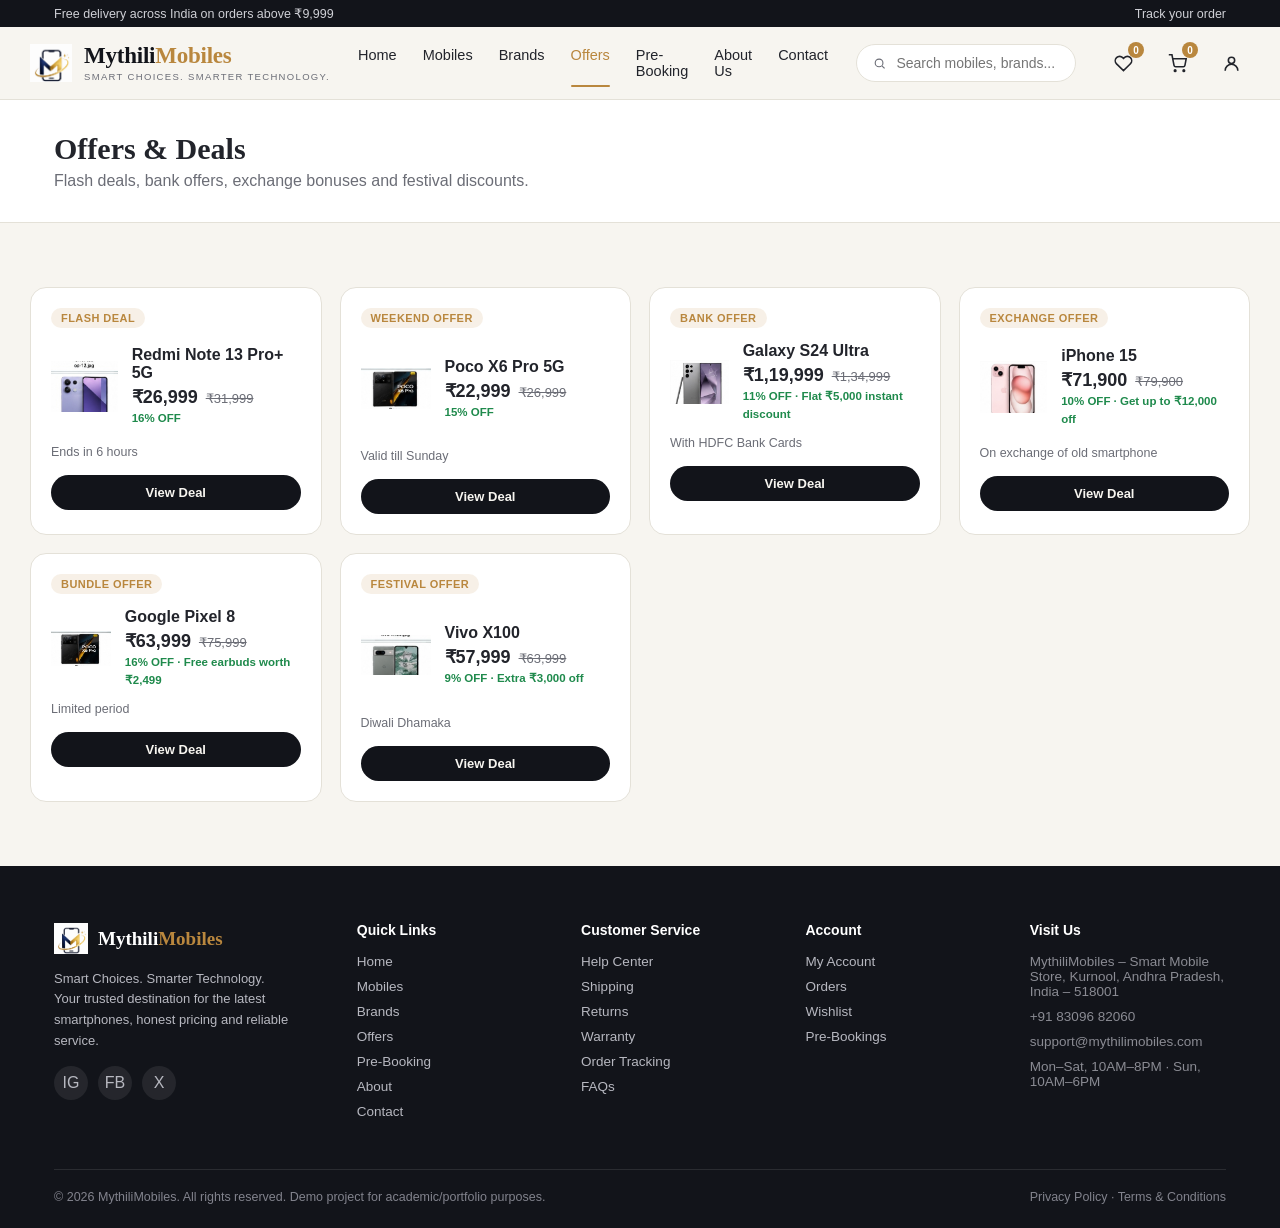
<file: offers.html>
<!DOCTYPE html>
<html lang="en">
<head>
<meta charset="UTF-8">
<meta name="viewport" content="width=device-width, initial-scale=1.0">
<title>Offers & Deals — MythiliMobiles</title>
<link rel="icon" href="data:,">
<link rel="stylesheet" href="css/style.css">
</head>
<body>
<header class="site-header" id="site-header"></header>
<div class="page-header"><div class="container"><h1>Offers & Deals</h1><p>Flash deals, bank offers, exchange bonuses and festival discounts.</p></div></div>
<div class="section container">
  <div class="brands-grid" id="offers-grid" style="grid-template-columns:repeat(auto-fill,minmax(280px,1fr));"></div>
</div>
<footer id="site-footer"></footer>
<script src="js/data.js"></script>
<script src="js/main.js"></script>
<script src="js/pages.js"></script>
</body>
</html>
</file>
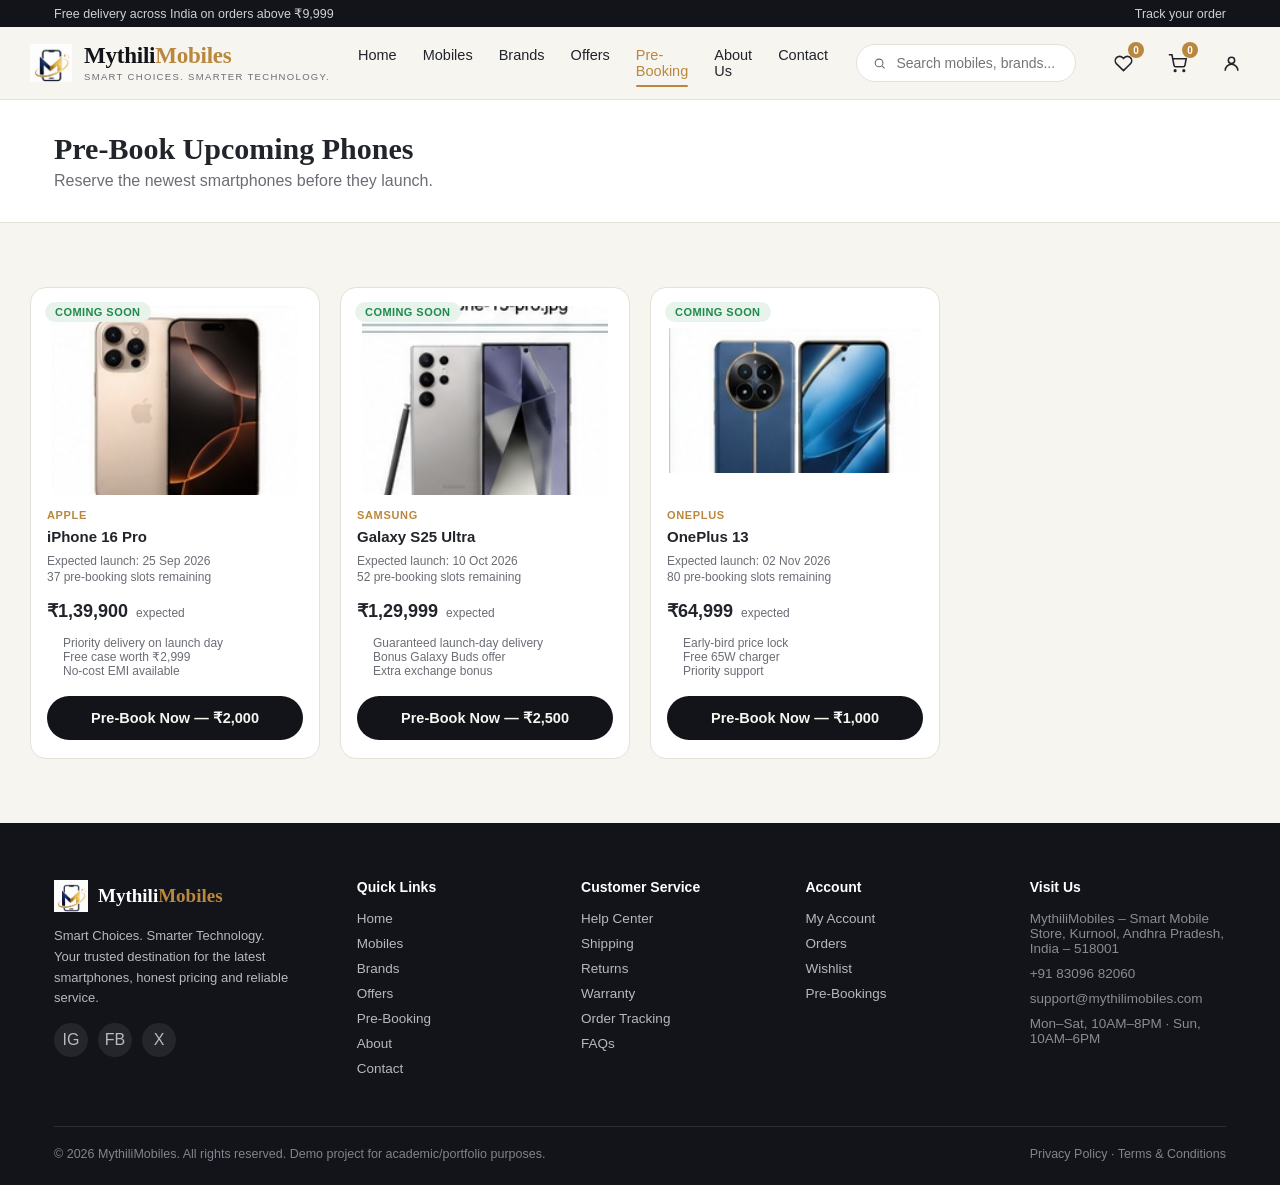
<file: prebooking.html>
<!DOCTYPE html>
<html lang="en">
<head>
<meta charset="UTF-8">
<meta name="viewport" content="width=device-width, initial-scale=1.0">
<title>Pre-Book Upcoming Phones — MythiliMobiles</title>
<link rel="icon" href="data:,">
<link rel="stylesheet" href="css/style.css">
<style>
.modal-overlay{ position:fixed; inset:0; background:rgba(18,20,26,.55); display:none; align-items:center; justify-content:center; z-index:300; padding:20px; }
.modal-overlay.open{ display:flex; }
.modal-box{ background:var(--paper); border-radius:20px; padding:28px; max-width:440px; width:100%; max-height:88vh; overflow:auto; }
.modal-box h3{ margin-top:0; }
</style>
</head>
<body>
<header class="site-header" id="site-header"></header>
<div class="page-header"><div class="container"><h1>Pre-Book Upcoming Phones</h1><p>Reserve the newest smartphones before they launch.</p></div></div>
<div class="section container">
  <div class="product-grid" id="prebooking-grid"></div>
</div>

<div class="modal-overlay" id="prebook-modal">
  <div class="modal-box">
    <button class="btn btn-outline btn-sm close-modal" style="float:right;">✕</button>
    <h3>Pre-Book: <span id="prebook-product-name"></span></h3>
    <form>
      <div class="form-field"><label>Customer Name</label><input required></div>
      <div class="form-field"><label>Email</label><input type="email" required></div>
      <div class="form-field"><label>Phone Number</label><input required></div>
      <div class="form-field"><label>Preferred Color</label><select id="prebook-color"></select></div>
      <div class="form-field"><label>Quantity</label><input type="number" min="1" value="1" required></div>
      <div class="form-field"><label>Delivery Location</label><input required></div>
      <button class="btn btn-primary btn-block" type="submit">Confirm Pre-Booking</button>
    </form>
  </div>
</div>

<footer id="site-footer"></footer>
<script src="js/data.js"></script>
<script src="js/main.js"></script>
<script src="js/pages.js"></script>
</body>
</html>
</file>
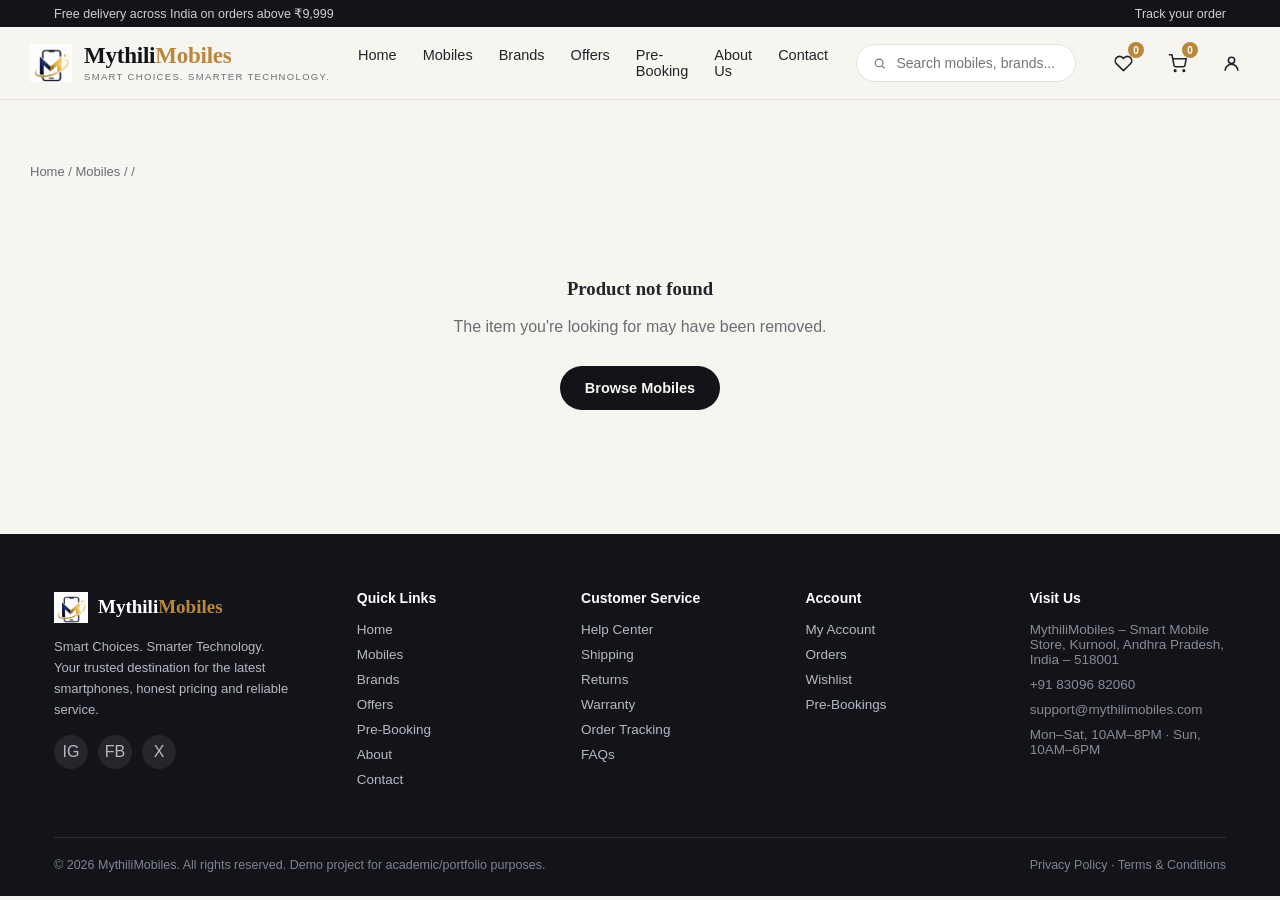
<file: product.html>
<!DOCTYPE html>
<html lang="en">
<head>
<meta charset="UTF-8">
<meta name="viewport" content="width=device-width, initial-scale=1.0">
<title>Product — MythiliMobiles</title>
<link rel="icon" href="data:,">
<link rel="stylesheet" href="css/style.css">
</head>
<body>
<header class="site-header" id="site-header"></header>

<div class="section container">
  <div class="breadcrumb"><a href="index.html">Home</a> / <a href="mobiles.html">Mobiles</a> / <a id="breadcrumb-brand" href="#"></a> / <span id="breadcrumb-name"></span></div>
  <div id="pd-root"></div>
</div>

<footer id="site-footer"></footer>

<script src="js/data.js"></script>
<script src="js/main.js"></script>
<script src="js/product-detail.js"></script>
</body>
</html>
</file>
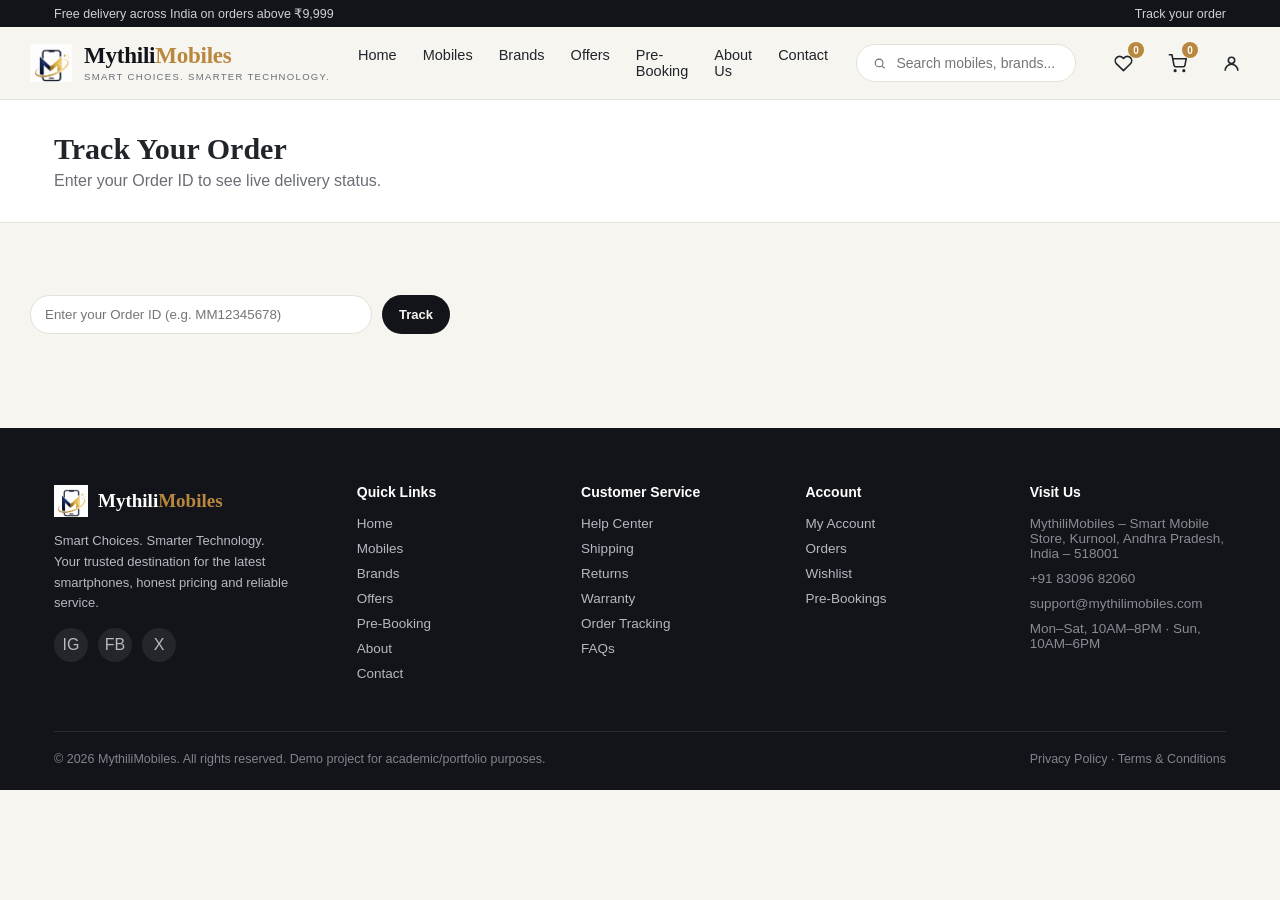
<file: track-order.html>
<!DOCTYPE html>
<html lang="en">
<head>
<meta charset="UTF-8">
<meta name="viewport" content="width=device-width, initial-scale=1.0">
<title>Track Your Order — MythiliMobiles</title>
<link rel="icon" href="data:,">
<link rel="stylesheet" href="css/style.css">
</head>
<body>
<header class="site-header" id="site-header"></header>
<div class="page-header"><div class="container"><h1>Track Your Order</h1><p>Enter your Order ID to see live delivery status.</p></div></div>
<div class="section container"><div id="track-root"></div></div>
<footer id="site-footer"></footer>
<script src="js/data.js"></script>
<script src="js/main.js"></script>
<script src="js/pages.js"></script>
</body>
</html>
</file>
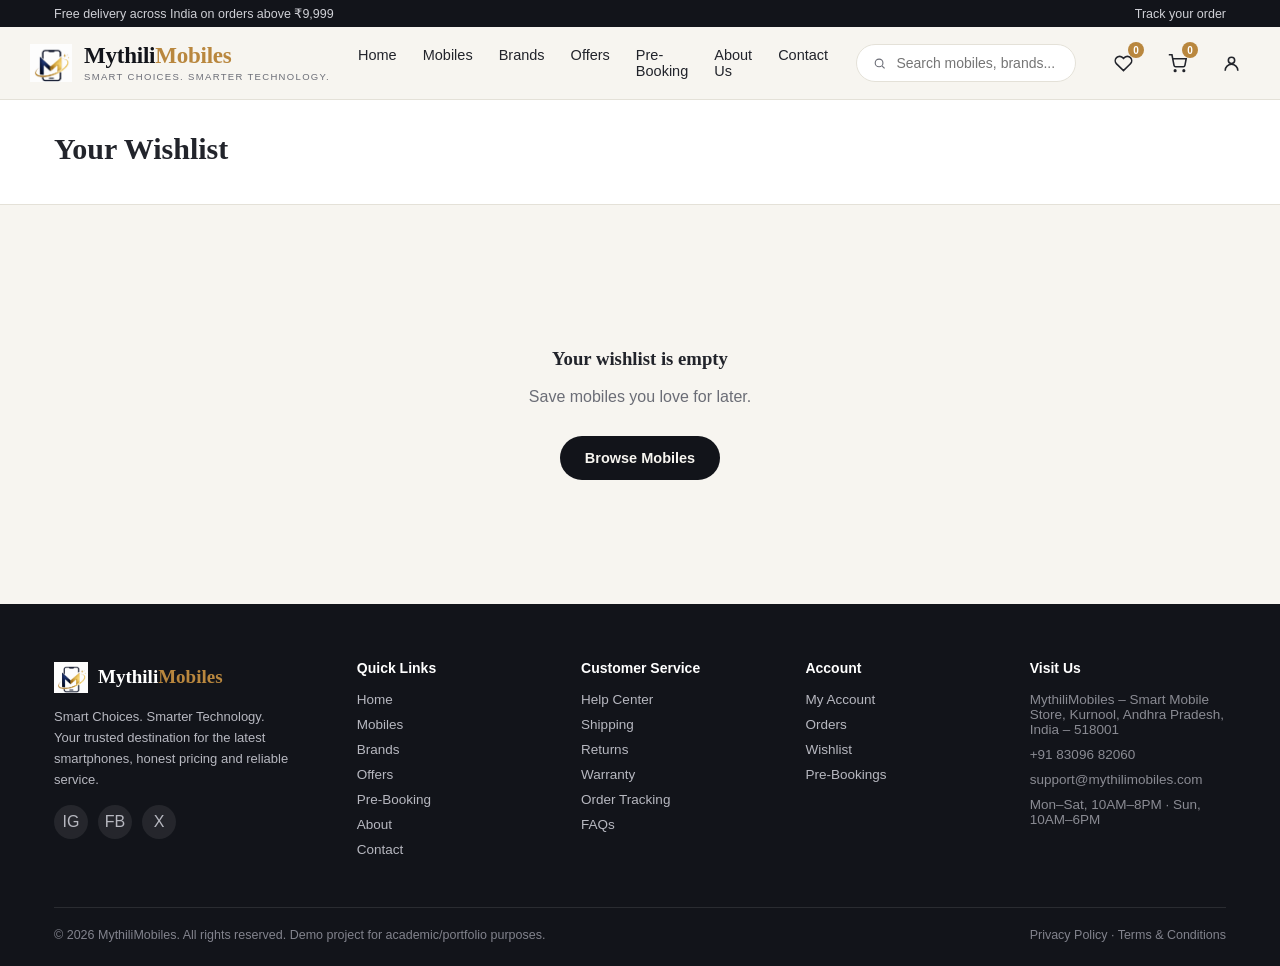
<file: wishlist.html>
<!DOCTYPE html>
<html lang="en">
<head>
<meta charset="UTF-8">
<meta name="viewport" content="width=device-width, initial-scale=1.0">
<title>Your Wishlist — MythiliMobiles</title>
<link rel="icon" href="data:,">
<link rel="stylesheet" href="css/style.css">
</head>
<body>
<header class="site-header" id="site-header"></header>
<div class="page-header"><div class="container"><h1>Your Wishlist</h1></div></div>
<div class="section container"><div id="wishlist-root"></div></div>
<footer id="site-footer"></footer>
<script src="js/data.js"></script>
<script src="js/main.js"></script>
<script src="js/pages.js"></script>
</body>
</html>
</file>
<file: css/style.css>
/* ============================================================
   MythiliMobiles — Design System
   Palette: Deep charcoal ink, warm ivory, brass/gold accent
   ============================================================ */

:root{
  --ink: #12141a;
  --ink-soft: #1c1f28;
  --ivory: #f7f5f0;
  --ivory-dim: #eeece5;
  --paper: #ffffff;
  --gold: #b9873e;
  --gold-light: #d9ad6b;
  --line: #e4e1d8;
  --text: #22242b;
  --text-dim: #6b6d76;
  --success: #1f8a4c;
  --danger: #c23b3b;
  --radius: 16px;
  --radius-sm: 10px;
  --shadow-sm: 0 2px 10px rgba(18,20,26,0.06);
  --shadow-md: 0 10px 30px rgba(18,20,26,0.10);
  --shadow-lg: 0 22px 60px rgba(18,20,26,0.16);
  --font-display: "Fraunces", "Georgia", serif;
  --font-body: "Inter", -apple-system, BlinkMacSystemFont, sans-serif;
  --container: 1220px;
}

@font-face{ font-family:"Fraunces"; src: local("Georgia"); }

*{ box-sizing:border-box; }
html{ scroll-behavior:smooth; }
body{
  margin:0; font-family:var(--font-body); color:var(--text); background:var(--ivory);
  -webkit-font-smoothing:antialiased;
}
img{ max-width:100%; display:block; }
a{ color:inherit; text-decoration:none; }
ul{ list-style:none; margin:0; padding:0; }
button{ font-family:inherit; cursor:pointer; }
input, select{ font-family:inherit; }
:focus-visible{ outline:2px solid var(--gold); outline-offset:2px; }

.container{ max-width:var(--container); margin:0 auto; padding:0 24px; }
.section{ padding:64px 0; }
.section-head{ display:flex; align-items:flex-end; justify-content:space-between; gap:20px; margin-bottom:28px; flex-wrap:wrap; }
.section-eyebrow{ font-size:12.5px; letter-spacing:.14em; text-transform:uppercase; color:var(--gold); font-weight:700; margin:0 0 6px; }
.section-title{ font-family:var(--font-display); font-size:32px; font-weight:600; margin:0; letter-spacing:-.01em; }
.section-link{ font-size:14px; font-weight:600; color:var(--ink); border-bottom:1.5px solid var(--gold); padding-bottom:2px; white-space:nowrap; }

.btn{ display:inline-flex; align-items:center; justify-content:center; gap:8px; padding:13px 24px; border-radius:999px; border:1.5px solid transparent; font-weight:600; font-size:14.5px; transition:transform .15s ease, box-shadow .15s ease, background .15s ease, color .15s ease; }
.btn:active{ transform:scale(.97); }
.btn-primary{ background:var(--ink); color:var(--ivory); }
.btn-primary:hover{ background:var(--gold); color:var(--ink); box-shadow:var(--shadow-md); }
.btn-outline{ background:transparent; border-color:var(--ink); color:var(--ink); }
.btn-outline:hover{ background:var(--ink); color:var(--ivory); }
.btn-gold{ background:var(--gold); color:#fff; }
.btn-gold:hover{ background:var(--gold-light); box-shadow:var(--shadow-md); }
.btn-block{ width:100%; }
.btn-sm{ padding:9px 16px; font-size:13px; }
.btn:disabled{ opacity:.45; cursor:not-allowed; }

.badge{ display:inline-block; font-size:11px; font-weight:700; letter-spacing:.04em; padding:4px 10px; border-radius:999px; text-transform:uppercase; }
.badge-new{ background:#e8f3ec; color:var(--success); }
.badge-sale{ background:#fbeceb; color:var(--danger); }
.badge-low{ background:#fff3e0; color:#a9660e; }
.badge-out{ background:#efefef; color:#888; }
.badge-gold{ background:rgba(185,135,62,.12); color:var(--gold); }

/* ---------------- Header ---------------- */
.topbar{ background:var(--ink); color:#cfd0d6; font-size:12.5px; padding:6px 0; }
.topbar .container{ display:flex; justify-content:space-between; align-items:center; }
.topbar a{ color:#cfd0d6; }

header.site-header{ position:sticky; top:0; z-index:100; background:rgba(247,245,240,.92); backdrop-filter:blur(10px); border-bottom:1px solid var(--line); }
.nav-row{ display:flex; align-items:center; gap:28px; padding:14px 0; }
.logo{ display:flex; align-items:center; gap:12px; font-family:var(--font-display); font-weight:600; font-size:23px; color:var(--ink); flex-shrink:0; letter-spacing:-.01em; }
.logo-mark{ width:42px; height:42px; border-radius:12px; display:flex; align-items:center; justify-content:center; position:relative; flex-shrink:0; }
.logo-mark svg{ width:19px; height:19px; }
.logo-mark img{ width:100%; height:100%; object-fit:contain; }
.logo-text{ display:flex; flex-direction:column; line-height:1.05; }
.logo-text .word1{ font-weight:600; }
.logo-text .word2{ font-weight:600; color:var(--gold); }
.logo small{ display:block; font-family:var(--font-body); font-weight:500; font-size:9.5px; letter-spacing:.14em; text-transform:uppercase; color:var(--text-dim); margin-top:3px; }

.nav-links{ display:flex; gap:26px; flex:1; }
.nav-links a{ font-size:14.5px; font-weight:500; color:var(--text); position:relative; padding:6px 0; }
.nav-links a.active, .nav-links a:hover{ color:var(--gold); }
.nav-links a.active::after{ content:""; position:absolute; left:0; right:0; bottom:-2px; height:2px; background:var(--gold); border-radius:2px; }

.nav-search{ flex:1; max-width:340px; display:flex; align-items:center; gap:8px; background:var(--paper); border:1px solid var(--line); border-radius:999px; padding:9px 16px; }
.nav-search input{ border:none; outline:none; background:transparent; font-size:14px; width:100%; }
.nav-icons{ display:flex; align-items:center; gap:16px; }
.icon-btn{ position:relative; width:38px; height:38px; display:flex; align-items:center; justify-content:center; border-radius:50%; transition:background .15s; }
.icon-btn:hover{ background:var(--ivory-dim); }
.icon-count{ position:absolute; top:-2px; right:-2px; background:var(--gold); color:#fff; font-size:10px; font-weight:700; min-width:16px; height:16px; border-radius:8px; display:flex; align-items:center; justify-content:center; padding:0 3px; }
.hamburger{ display:none; }

/* ---------------- Phone mockup (CSS-rendered product visual) ----------------
   Photoreal-leaning render: studio backdrop, brushed-metal frame with
   specular edge highlight, glass screen sheen, layered camera lenses. */
.phone-mock{ position:relative; aspect-ratio:3/4; border-radius:26px; overflow:hidden; display:flex; align-items:center; justify-content:center;
  background: radial-gradient(120% 90% at 50% 8%, rgba(255,255,255,.9), rgba(255,255,255,0) 55%), radial-gradient(100% 80% at 50% 100%, rgba(0,0,0,.06), transparent 60%);
  box-shadow:inset 0 0 0 1px rgba(18,20,26,.05); }
.phone-mock .phone-body{ position:relative; width:58%; height:86%; border-radius:24px;
  background: linear-gradient(155deg, #f4f4f6 0%, #cfd0d6 18%, #8f9096 42%, #cfd0d6 58%, #f4f4f6 78%, #b7b8be 100%);
  padding:3.5px; box-shadow: 0 26px 40px -10px rgba(0,0,0,.4), 0 6px 14px rgba(0,0,0,.18), inset 0 1px 1px rgba(255,255,255,.6); }
.phone-mock .phone-screen{ width:100%; height:100%; border-radius:21px; background:#050608; position:relative; overflow:hidden; display:flex; flex-direction:column; box-shadow:inset 0 0 0 1px rgba(0,0,0,.6); }
.phone-mock .screen-sheen{ position:absolute; inset:0; z-index:5; pointer-events:none; background:linear-gradient(115deg, rgba(255,255,255,.16) 0%, rgba(255,255,255,0) 16%, rgba(255,255,255,0) 78%, rgba(255,255,255,.10) 100%); mix-blend-mode:screen; }
.phone-mock .notch{ position:absolute; top:6px; left:50%; transform:translateX(-50%); width:30%; height:5.5%; background:#000; border-radius:8px; z-index:3; box-shadow:inset 0 0 0 1px rgba(255,255,255,.05); }
.phone-mock .screen-glow{ position:absolute; inset:0; opacity:.9; }
.phone-mock .status-row{ display:flex; justify-content:space-between; padding:10px 14px 0; font-size:8px; color:rgba(255,255,255,.65); font-family:var(--font-body); z-index:2;}
.phone-mock .app-grid{ margin-top:auto; margin-bottom:14%; display:grid; grid-template-columns:repeat(4,1fr); gap:8%; padding:0 12%; z-index:2; }
.phone-mock .app-icon{ aspect-ratio:1; border-radius:26%; background:linear-gradient(155deg, rgba(255,255,255,.95), rgba(255,255,255,.55)); box-shadow:0 1px 2px rgba(0,0,0,.25); }
.phone-mock .app-icon:nth-child(3n){ background:linear-gradient(155deg, rgba(255,255,255,.7), rgba(255,255,255,.3)); }
.phone-mock .app-icon:nth-child(5n){ background:linear-gradient(155deg, rgba(255,255,255,.85), rgba(255,255,255,.45)); }
.phone-mock .cam-bump{ position:absolute; top:5.5%; right:5.5%; width:24%; aspect-ratio:1; border-radius:24%;
  background:linear-gradient(155deg, #2c2d33, #0c0d10 70%); box-shadow:inset 0 0 0 1px rgba(255,255,255,.12), 0 3px 6px rgba(0,0,0,.35);
  z-index:4; display:grid; grid-template-columns:1fr 1fr; gap:8%; padding:12%; }
.phone-mock .cam-lens{ border-radius:50%; background:radial-gradient(circle at 32% 30%, #9aa0ac 0%, #45484f 30%, #0a0b0d 72%); box-shadow:0 0 0 1.5px rgba(255,255,255,.22), inset 0 0 3px rgba(0,0,0,.8); position:relative; }
.phone-mock .cam-lens::after{ content:""; position:absolute; top:14%; left:20%; width:28%; height:22%; border-radius:50%; background:rgba(255,255,255,.55); filter:blur(1px); }
.phone-mock .brand-wordmark{ position:absolute; bottom:8%; left:0; right:0; text-align:center; font-size:9px; letter-spacing:.08em; color:rgba(255,255,255,.55); z-index:2; text-transform:uppercase; }
.phone-mock .side-btn{ position:absolute; right:-3px; top:28%; width:3px; height:12%; background:linear-gradient(90deg,#7b7c82,#c8c9cf); border-radius:2px; box-shadow:1px 0 1px rgba(0,0,0,.2); }
.phone-mock .side-btn.two{ top:44%; height:8%; }
.phone-mock.small{ border-radius:16px; }
.phone-mock.small .phone-body{ border-radius:14px; }
.phone-mock.small .phone-screen{ border-radius:11px; }

/* ---------------- Uploaded product photography ---------------- */
.uploaded-product-photo{
  width:100%;
  aspect-ratio:4/3;
  display:flex;
  align-items:center;
  justify-content:center;
  overflow:hidden;
  border-radius:12px;
  background:var(--paper);
}
.uploaded-product-photo img{
  width:100%;
  height:100%;
  object-fit:contain;
  object-position:center;
}
.uploaded-product-photo.small{
  aspect-ratio:3/4;
  border-radius:8px;
}
.pd-gallery-main .uploaded-product-photo{
  min-height:360px;
  aspect-ratio:4/3;
  border-radius:0;
}
.pd-gallery-main .uploaded-product-photo img{
  transition:transform .45s cubic-bezier(.22,.8,.32,1);
}
.pd-gallery-main:hover .uploaded-product-photo img{ transform:scale(1.06); }
.pd-thumbs .uploaded-product-photo{
  height:100%;
  aspect-ratio:auto;
}


/* ---- Back view ---- */
.phone-mock.view-back .phone-body.back-panel{ padding:0; overflow:hidden; }
.phone-mock .back-sheen{ position:absolute; inset:0; z-index:2; pointer-events:none; background:linear-gradient(120deg, rgba(255,255,255,.35) 0%, rgba(255,255,255,0) 22%, rgba(255,255,255,0) 70%, rgba(255,255,255,.18) 100%); mix-blend-mode:screen; }
.phone-mock .cam-module{ position:absolute; top:6%; left:6%; z-index:3; width:27%; }
.phone-mock .cam-module-plate{ background:linear-gradient(155deg, #2c2d33, #0c0d10 70%); border-radius:22%; box-shadow:inset 0 0 0 1px rgba(255,255,255,.14), 0 4px 10px rgba(0,0,0,.4); display:grid; grid-template-columns:1fr 1fr; gap:10%; padding:12%; width:100%; aspect-ratio:1; }
.phone-mock .cam-lens.big{ border-radius:50%; aspect-ratio:1; background:radial-gradient(circle at 32% 30%, #a7adb8 0%, #4b4e56 32%, #0a0b0d 74%); box-shadow:0 0 0 1.5px rgba(255,255,255,.24), inset 0 0 3px rgba(0,0,0,.85); position:relative; }
.phone-mock .cam-lens-inner{ position:absolute; inset:22%; border-radius:50%; background:radial-gradient(circle at 35% 30%, rgba(120,170,255,.55), rgba(10,10,14,.9) 70%); }
.phone-mock .cam-flash{ width:60%; aspect-ratio:1; border-radius:50%; background:radial-gradient(circle, #fff6da 0%, #d8c98a 60%, #7a6d3d 100%); align-self:center; justify-self:center; box-shadow:inset 0 0 2px rgba(0,0,0,.4); }
.phone-mock .back-wordmark{ position:absolute; bottom:10%; left:0; right:0; text-align:center; font-size:10px; letter-spacing:.1em; color:rgba(255,255,255,.6); z-index:3; text-transform:uppercase; font-weight:600; }
.phone-mock.view-back .side-btn{ right:-3px; }

/* ---- Side / profile view ---- */
.phone-mock.view-side .phone-body.side-panel{ width:14%; border-radius:12px; padding:0; overflow:hidden; }
.phone-mock .side-edge-sheen{ position:absolute; inset:0; background:linear-gradient(90deg, rgba(255,255,255,.55) 0%, rgba(255,255,255,.05) 30%, rgba(0,0,0,.18) 70%, rgba(255,255,255,.4) 100%); }

/* ---- Hover zoom on product imagery ---- */
.card-media, .pd-gallery-main{ overflow:hidden; }
.card-media a, .pd-gallery-main .phone-mock{ display:block; transition:transform .45s cubic-bezier(.22,.8,.32,1); }
.card-media:hover a, .pd-gallery-main:hover .phone-mock{ transform:scale(1.06); }
.pd-gallery-main .hero-showcase-img{ transition:transform .45s cubic-bezier(.22,.8,.32,1); border-radius:0; box-shadow:none; }
.pd-gallery-main:hover .hero-showcase-img{ transform:scale(1.08); }
.pd-thumbs .thumb{ transition:border-color .15s ease, transform .15s ease; }
.pd-thumbs .thumb:hover{ transform:translateY(-2px); }

/* ---------------- Hero ---------------- */
.hero{ background:linear-gradient(180deg, var(--ink) 0%, #23262f 100%); color:var(--ivory); overflow:hidden; position:relative; }
.hero .container{ display:grid; grid-template-columns:1.1fr .9fr; align-items:center; gap:40px; padding-top:70px; padding-bottom:70px; }
.hero-eyebrow{ color:var(--gold-light); font-size:13px; letter-spacing:.14em; text-transform:uppercase; font-weight:700; margin-bottom:16px; }
.hero h1{ font-family:var(--font-display); font-size:52px; line-height:1.08; font-weight:600; margin:0 0 20px; letter-spacing:-.01em; }
.hero p{ font-size:17px; color:#c9cad2; max-width:480px; margin:0 0 32px; line-height:1.6; }
.hero-ctas{ display:flex; gap:14px; flex-wrap:wrap; }
.hero-visual{ position:relative; height:460px; display:flex; align-items:center; justify-content:center; }
.hero-phone-wrap{ width:220px; position:relative; z-index:3; filter:drop-shadow(0 30px 40px rgba(0,0,0,.45)); }
.hero-phone-side{ position:absolute; width:150px; opacity:.55; z-index:1; filter:blur(.3px) brightness(.75); }
.hero-phone-side.left{ left:6%; top:18%; transform:rotate(-14deg) scale(.92); }
.hero-phone-side.right{ right:4%; bottom:8%; transform:rotate(12deg) scale(.88); }
.hero-visual::before{ content:""; position:absolute; width:380px; height:380px; border-radius:50%; background:radial-gradient(circle, rgba(185,135,62,.32), transparent 70%); filter:blur(14px); z-index:0; }
.hero-showcase-img{ position:relative; z-index:2; width:100%; height:100%; object-fit:cover; border-radius:22px; box-shadow:0 30px 60px rgba(0,0,0,.5); }
.hero-badge-float{ position:absolute; top:10%; right:2%; background:rgba(255,255,255,.08); backdrop-filter:blur(6px); border:1px solid rgba(255,255,255,.14); border-radius:14px; padding:10px 14px; font-size:12px; color:#fff; z-index:4; display:flex; align-items:center; gap:8px; }
.hero-badge-float b{ color:var(--gold-light); }
.hero-stats{ display:flex; gap:36px; margin-top:36px; }
.hero-stat b{ font-family:var(--font-display); font-size:26px; display:block; color:#fff; }
.hero-stat span{ font-size:12.5px; color:#9d9fa8; }

/* ---------------- Brand strip / cards ---------------- */
.brand-strip{ display:flex; gap:14px; overflow-x:auto; padding-bottom:6px; scrollbar-width:thin; }
.brand-chip{ flex-shrink:0; display:flex; flex-direction:column; align-items:center; gap:10px; padding:18px 22px; background:var(--paper); border:1px solid var(--line); border-radius:var(--radius); min-width:118px; transition:transform .15s, box-shadow .15s, border-color .15s; }
.brand-chip:hover{ transform:translateY(-3px); box-shadow:var(--shadow-md); border-color:var(--gold-light); }
.brand-chip .brand-dot{ width:44px; height:44px; border-radius:12px; display:flex; align-items:center; justify-content:center; color:#fff; font-weight:700; font-family:var(--font-display); font-size:17px; }
.brand-chip span{ font-size:13px; font-weight:600; text-align:center; }

.brands-grid{ display:grid; grid-template-columns:repeat(auto-fill, minmax(210px,1fr)); gap:18px; }
.brand-card{ background:var(--paper); border:1px solid var(--line); border-radius:var(--radius); padding:26px 20px; text-align:center; transition:transform .15s, box-shadow .15s; }
.brand-card:hover{ transform:translateY(-4px); box-shadow:var(--shadow-md); }
.brand-card .brand-dot{ width:58px; height:58px; border-radius:16px; margin:0 auto 14px; display:flex; align-items:center; justify-content:center; color:#fff; font-weight:700; font-family:var(--font-display); font-size:22px; }
.brand-card h3{ margin:0 0 4px; font-size:16px; }
.brand-card p{ margin:0 0 14px; font-size:12.5px; color:var(--text-dim); font-style:italic; }
.brand-card .count{ font-size:12px; color:var(--gold); font-weight:600; }

/* ---------------- Product cards ---------------- */
.product-grid{ display:grid; grid-template-columns:repeat(auto-fill, minmax(230px,1fr)); gap:20px; }
.product-card{ background:var(--paper); border:1px solid var(--line); border-radius:var(--radius); overflow:hidden; display:flex; flex-direction:column; transition:transform .15s, box-shadow .15s; position:relative; }
.product-card:hover{ transform:translateY(-4px); box-shadow:var(--shadow-md); }
.product-card .card-media{ position:relative; padding:18px 18px 0; }
.product-card .card-badges{ position:absolute; top:14px; left:14px; z-index:5; display:flex; flex-direction:column; gap:6px; }
.wish-btn{ position:absolute; top:14px; right:14px; z-index:5; width:34px; height:34px; border-radius:50%; background:rgba(255,255,255,.9); display:flex; align-items:center; justify-content:center; border:1px solid var(--line); transition:transform .12s; }
.wish-btn:hover{ transform:scale(1.08); }
.wish-btn.active svg{ fill:var(--danger); stroke:var(--danger); }
.card-body{ padding:14px 16px 18px; display:flex; flex-direction:column; gap:6px; flex:1; }
.card-brand{ font-size:11px; text-transform:uppercase; letter-spacing:.06em; color:var(--gold); font-weight:700; }
.card-title{ font-size:15px; font-weight:600; margin:0; line-height:1.3; }
.card-title a{ color:inherit; }
.card-specs{ font-size:12px; color:var(--text-dim); margin:0 0 6px; line-height:1.4; min-height:2.6em; }
.card-rating{ display:flex; align-items:center; gap:5px; font-size:12px; color:var(--text-dim); }
.card-rating .stars{ color:var(--gold); }
.card-price-row{ display:flex; align-items:baseline; gap:8px; margin-top:2px; }
.card-price{ font-size:18px; font-weight:700; }
.card-mrp{ font-size:13px; color:var(--text-dim); text-decoration:line-through; }
.card-save{ font-size:11.5px; color:var(--success); font-weight:600; }
.card-actions{ display:flex; gap:8px; margin-top:10px; }
.card-actions .btn{ flex:1; padding:10px 12px; font-size:13px; }
.stock-note{ font-size:11.5px; color:#a9660e; font-weight:600; margin-top:2px; }

/* ---------------- Filters / catalog layout ---------------- */
.catalog-layout{ display:grid; grid-template-columns:250px 1fr; gap:30px; align-items:start; }
.filters-panel{ background:var(--paper); border:1px solid var(--line); border-radius:var(--radius); padding:20px; position:sticky; top:90px; }
.filter-group{ border-bottom:1px solid var(--line); padding:14px 0; }
.filter-group:first-child{ padding-top:0; }
.filter-group:last-child{ border-bottom:none; }
.filter-group h4{ margin:0 0 10px; font-size:13.5px; text-transform:uppercase; letter-spacing:.04em; }
.filter-option{ display:flex; align-items:center; gap:8px; font-size:13.5px; padding:5px 0; cursor:pointer; color:var(--text); }
.filter-option input{ accent-color:var(--gold); }
.catalog-toolbar{ display:flex; justify-content:space-between; align-items:center; margin-bottom:18px; gap:12px; flex-wrap:wrap; }
.catalog-toolbar select{ padding:9px 14px; border-radius:999px; border:1px solid var(--line); background:var(--paper); font-size:13.5px; }
.results-count{ font-size:13.5px; color:var(--text-dim); }
.empty-state{ text-align:center; padding:60px 20px; color:var(--text-dim); }
.empty-state h3{ font-family:var(--font-display); color:var(--text); }
.chip-row{ display:flex; gap:8px; flex-wrap:wrap; margin-bottom:16px; }
.chip{ display:flex; align-items:center; gap:6px; background:var(--ivory-dim); border-radius:999px; padding:6px 12px; font-size:12.5px; }
.chip button{ background:none; border:none; font-weight:700; color:var(--text-dim); }

/* ---------------- Footer ---------------- */
footer{ background:var(--ink); color:#b7b8c0; padding:56px 0 24px; }
.footer-grid{ display:grid; grid-template-columns:1.4fr 1fr 1fr 1fr 1fr; gap:28px; margin-bottom:40px; }
.footer-col h4{ color:#fff; font-size:14px; margin:0 0 16px; }
.footer-col li{ margin-bottom:10px; font-size:13.5px; }
.footer-col a:hover{ color:var(--gold-light); }
.footer-bottom{ border-top:1px solid rgba(255,255,255,.1); padding-top:20px; display:flex; justify-content:space-between; align-items:center; font-size:12.5px; color:#82838d; flex-wrap:wrap; gap:10px; }
.social-row{ display:flex; gap:10px; margin-top:14px; }
.social-row a{ width:34px; height:34px; border-radius:50%; background:rgba(255,255,255,.08); display:flex; align-items:center; justify-content:center; }

/* ---------------- Toast ---------------- */
#toast-container{ position:fixed; bottom:24px; left:50%; transform:translateX(-50%); z-index:999; display:flex; flex-direction:column; gap:8px; align-items:center; }
.toast{ background:var(--ink); color:#fff; padding:12px 22px; border-radius:999px; font-size:13.5px; font-weight:500; box-shadow:var(--shadow-lg); animation:toastIn .25s ease, toastOut .25s ease 2.3s forwards; }
@keyframes toastIn{ from{ opacity:0; transform:translateY(10px);} to{opacity:1; transform:translateY(0);} }
@keyframes toastOut{ to{ opacity:0; transform:translateY(-6px);} }

/* ---------------- Misc components ---------------- */
.breadcrumb{ font-size:13px; color:var(--text-dim); margin-bottom:20px; }
.breadcrumb a:hover{ color:var(--gold); }
.page-header{ background:var(--paper); border-bottom:1px solid var(--line); padding:32px 0; }
.page-header h1{ font-family:var(--font-display); font-size:30px; margin:0 0 6px; }
.page-header p{ color:var(--text-dim); margin:0; }

.tabs{ display:flex; gap:4px; border-bottom:1px solid var(--line); margin-bottom:24px; overflow-x:auto; }
.tab-btn{ padding:12px 18px; background:none; border:none; font-size:14px; font-weight:600; color:var(--text-dim); border-bottom:2px solid transparent; white-space:nowrap; }
.tab-btn.active{ color:var(--ink); border-color:var(--gold); }
.tab-panel{ display:none; }
.tab-panel.active{ display:block; }
.spec-table{ width:100%; border-collapse:collapse; }
.spec-table tr{ border-bottom:1px solid var(--line); }
.spec-table td{ padding:12px 6px; font-size:14px; }
.spec-table td:first-child{ color:var(--text-dim); width:40%; }

.pd-layout{ display:grid; grid-template-columns:.9fr 1.1fr; gap:48px; align-items:flex-start; }
.pd-gallery-main{ border-radius:var(--radius); overflow:hidden; margin-bottom:12px; background:var(--paper); border:1px solid var(--line); }
.pd-thumbs{ display:flex; gap:10px; }
.pd-thumbs .thumb{ width:64px; aspect-ratio:3/4; border-radius:10px; overflow:hidden; border:1.5px solid var(--line); cursor:pointer; }
.pd-thumbs .thumb.active{ border-color:var(--gold); }
.pd-title{ font-family:var(--font-display); font-size:28px; margin:0 0 8px; }
.pd-price-block{ display:flex; align-items:baseline; gap:12px; margin:16px 0; }
.pd-price{ font-size:30px; font-weight:700; }
.option-row{ margin-bottom:18px; }
.option-row label{ display:block; font-size:13px; font-weight:600; margin-bottom:8px; text-transform:uppercase; letter-spacing:.03em; color:var(--text-dim); }
.option-pills{ display:flex; gap:8px; flex-wrap:wrap; }
.option-pill{ padding:9px 16px; border-radius:999px; border:1.5px solid var(--line); font-size:13.5px; background:var(--paper); }
.option-pill.selected{ border-color:var(--ink); background:var(--ink); color:#fff; }
.qty-selector{ display:inline-flex; align-items:center; border:1.5px solid var(--line); border-radius:999px; overflow:hidden; }
.qty-selector button{ width:38px; height:38px; background:none; border:none; font-size:16px; }
.qty-selector span{ width:38px; text-align:center; font-weight:600; }
.pd-actions{ display:flex; gap:12px; margin:22px 0; flex-wrap:wrap; }
.pd-actions .btn{ flex:1; min-width:150px; }
.pincode-box{ display:flex; gap:10px; margin-top:8px; }
.pincode-box input{ flex:1; padding:11px 14px; border-radius:999px; border:1px solid var(--line); }

.cart-row{ display:grid; grid-template-columns:90px 1fr auto; gap:16px; align-items:center; padding:18px 0; border-bottom:1px solid var(--line); }
.cart-row .cart-thumb{ border-radius:10px; overflow:hidden; }
.cart-summary{ background:var(--paper); border:1px solid var(--line); border-radius:var(--radius); padding:24px; position:sticky; top:90px; }
.summary-line{ display:flex; justify-content:space-between; font-size:14px; padding:8px 0; }
.summary-line.total{ font-weight:700; font-size:17px; border-top:1px solid var(--line); margin-top:8px; padding-top:14px; }
.coupon-row{ display:flex; gap:8px; margin:14px 0; }
.coupon-row input{ flex:1; padding:10px 14px; border-radius:999px; border:1px solid var(--line); }

.step-track{ display:flex; justify-content:space-between; margin-bottom:36px; max-width:520px; }
.step{ text-align:center; flex:1; position:relative; }
.step::before{ content:""; position:absolute; top:14px; left:-50%; width:100%; height:2px; background:var(--line); z-index:0; }
.step:first-child::before{ display:none; }
.step.done::before{ background:var(--gold); }
.step .dot{ width:28px; height:28px; border-radius:50%; background:var(--paper); border:2px solid var(--line); display:flex; align-items:center; justify-content:center; margin:0 auto 8px; font-size:12px; font-weight:700; position:relative; z-index:1; }
.step.done .dot, .step.active .dot{ border-color:var(--gold); background:var(--gold); color:#fff; }
.step span{ font-size:12px; color:var(--text-dim); }
.step.active span{ color:var(--ink); font-weight:600; }

.timeline{ display:flex; justify-content:space-between; margin:30px 0; }
.timeline .tl-item{ flex:1; text-align:center; position:relative; }
.timeline .tl-item::before{ content:""; position:absolute; top:10px; left:-50%; width:100%; height:2px; background:var(--line); }
.timeline .tl-item:first-child::before{ display:none; }
.timeline .tl-item.done::before{ background:var(--success); }
.timeline .tl-dot{ width:20px; height:20px; border-radius:50%; background:#e4e1d8; margin:0 auto 8px; position:relative; z-index:1; }
.timeline .tl-item.done .tl-dot{ background:var(--success); }
.timeline .tl-item span{ font-size:11.5px; color:var(--text-dim); }

.form-grid{ display:grid; grid-template-columns:1fr 1fr; gap:16px; }
.form-field{ margin-bottom:16px; }
.form-field label{ display:block; font-size:13px; font-weight:600; margin-bottom:6px; }
.form-field input, .form-field select, .form-field textarea{ width:100%; padding:11px 14px; border-radius:10px; border:1px solid var(--line); font-size:14px; }
.form-field.full{ grid-column:1/-1; }

.founder-section{ display:grid; grid-template-columns:.8fr 1.2fr; gap:48px; align-items:center; background:var(--paper); border-radius:24px; padding:48px; border:1px solid var(--line); }
.founder-photo{ border-radius:20px; overflow:hidden; box-shadow:var(--shadow-lg); }
.team-grid{ display:grid; grid-template-columns:repeat(auto-fit,minmax(220px,1fr)); gap:22px; }
.team-card{ background:var(--paper); border:1px solid var(--line); border-radius:var(--radius); padding:24px; text-align:center; }
.team-avatar{ width:96px; height:96px; border-radius:50%; margin:0 auto 14px; display:flex; align-items:flex-end; justify-content:center; overflow:hidden; position:relative; box-shadow:0 6px 16px rgba(18,20,26,.12), inset 0 0 0 3px #fff, inset 0 0 0 4px var(--line); }
.team-avatar .initials{ position:absolute; top:10px; left:50%; transform:translateX(-50%); font-family:var(--font-display); font-size:13px; font-weight:700; color:rgba(255,255,255,.8); letter-spacing:.04em; }
.team-card h4{ margin:0 0 2px; }
.team-card .role{ font-size:12.5px; color:var(--gold); font-weight:600; margin-bottom:8px; }
.team-card p{ font-size:13px; color:var(--text-dim); line-height:1.5; }
.team-bust{ width:100%; height:100%; }
.team-bust .face{ fill:#e8c9a3; }
.team-bust .blazer{ fill:#1c1f28; }
.team-bust .shirt{ fill:#f7f5f0; }
.team-bust .hair{ fill:#2a2118; }
.team-photo{ width:100%; height:100%; object-fit:cover; display:block; }

.offer-card{ background:var(--paper); border:1px solid var(--line); border-radius:var(--radius); padding:20px; display:flex; flex-direction:column; gap:6px; }
.offer-card .tag{ align-self:flex-start; }

.mini-map{ height:280px; border-radius:var(--radius); background:repeating-linear-gradient(45deg, #e7e4db, #e7e4db 10px, #ecebe3 10px, #ecebe3 20px); display:flex; align-items:center; justify-content:center; color:var(--text-dim); font-size:13px; border:1px solid var(--line); overflow:hidden; }
.mini-map iframe{ width:100%; height:100%; border:0; display:block; }
.whatsapp-btn{ display:inline-flex; align-items:center; gap:8px; background:#25D366; color:#fff; font-weight:600; padding:11px 18px; border-radius:999px; text-decoration:none; font-size:14px; box-shadow:0 6px 16px rgba(37,211,102,.35); transition:transform .15s ease, box-shadow .15s ease; }
.whatsapp-btn:hover{ transform:translateY(-2px); box-shadow:0 10px 20px rgba(37,211,102,.45); }

.skeleton{ background:linear-gradient(90deg,#eee,#f6f6f6,#eee); background-size:200% 100%; animation:shimmer 1.3s infinite; border-radius:var(--radius); }
@keyframes shimmer{ 0%{background-position:200% 0;} 100%{background-position:-200% 0;} }

@media (max-width: 980px){
  .hero .container{ grid-template-columns:1fr; text-align:center; padding-top:44px; }
  .hero-visual{ height:300px; order:-1; }
  .hero p{ margin-left:auto; margin-right:auto; }
  .hero-ctas{ justify-content:center; }
  .hero-stats{ justify-content:center; }
  .catalog-layout{ grid-template-columns:1fr; }
  .filters-panel{ position:static; }
  .pd-layout{ grid-template-columns:1fr; }
  .founder-section{ grid-template-columns:1fr; padding:28px; text-align:center; }
  .founder-photo{ max-width:320px; margin:0 auto; }
  .footer-grid{ grid-template-columns:1fr 1fr; }
}
@media (max-width: 760px){
  .nav-links, .nav-search{ display:none; }
  .hamburger{ display:flex; width:38px; height:38px; align-items:center; justify-content:center; }
  .hero h1{ font-size:34px; }
  .form-grid{ grid-template-columns:1fr; }
  .footer-grid{ grid-template-columns:1fr; }
  .mobile-search-row{ display:flex; gap:8px; padding:10px 0; }
  .mobile-search-row input{ flex:1; padding:10px 14px; border-radius:999px; border:1px solid var(--line); }
}
.mobile-menu{ position:fixed; inset:0; background:var(--ink); color:#fff; z-index:200; transform:translateX(100%); transition:transform .25s ease; padding:24px; }
.mobile-menu.open{ transform:translateX(0); }
.mobile-menu a{ display:block; padding:14px 0; font-size:18px; border-bottom:1px solid rgba(255,255,255,.1); }
.mobile-menu .close-btn{ margin-bottom:20px; }
</file>
